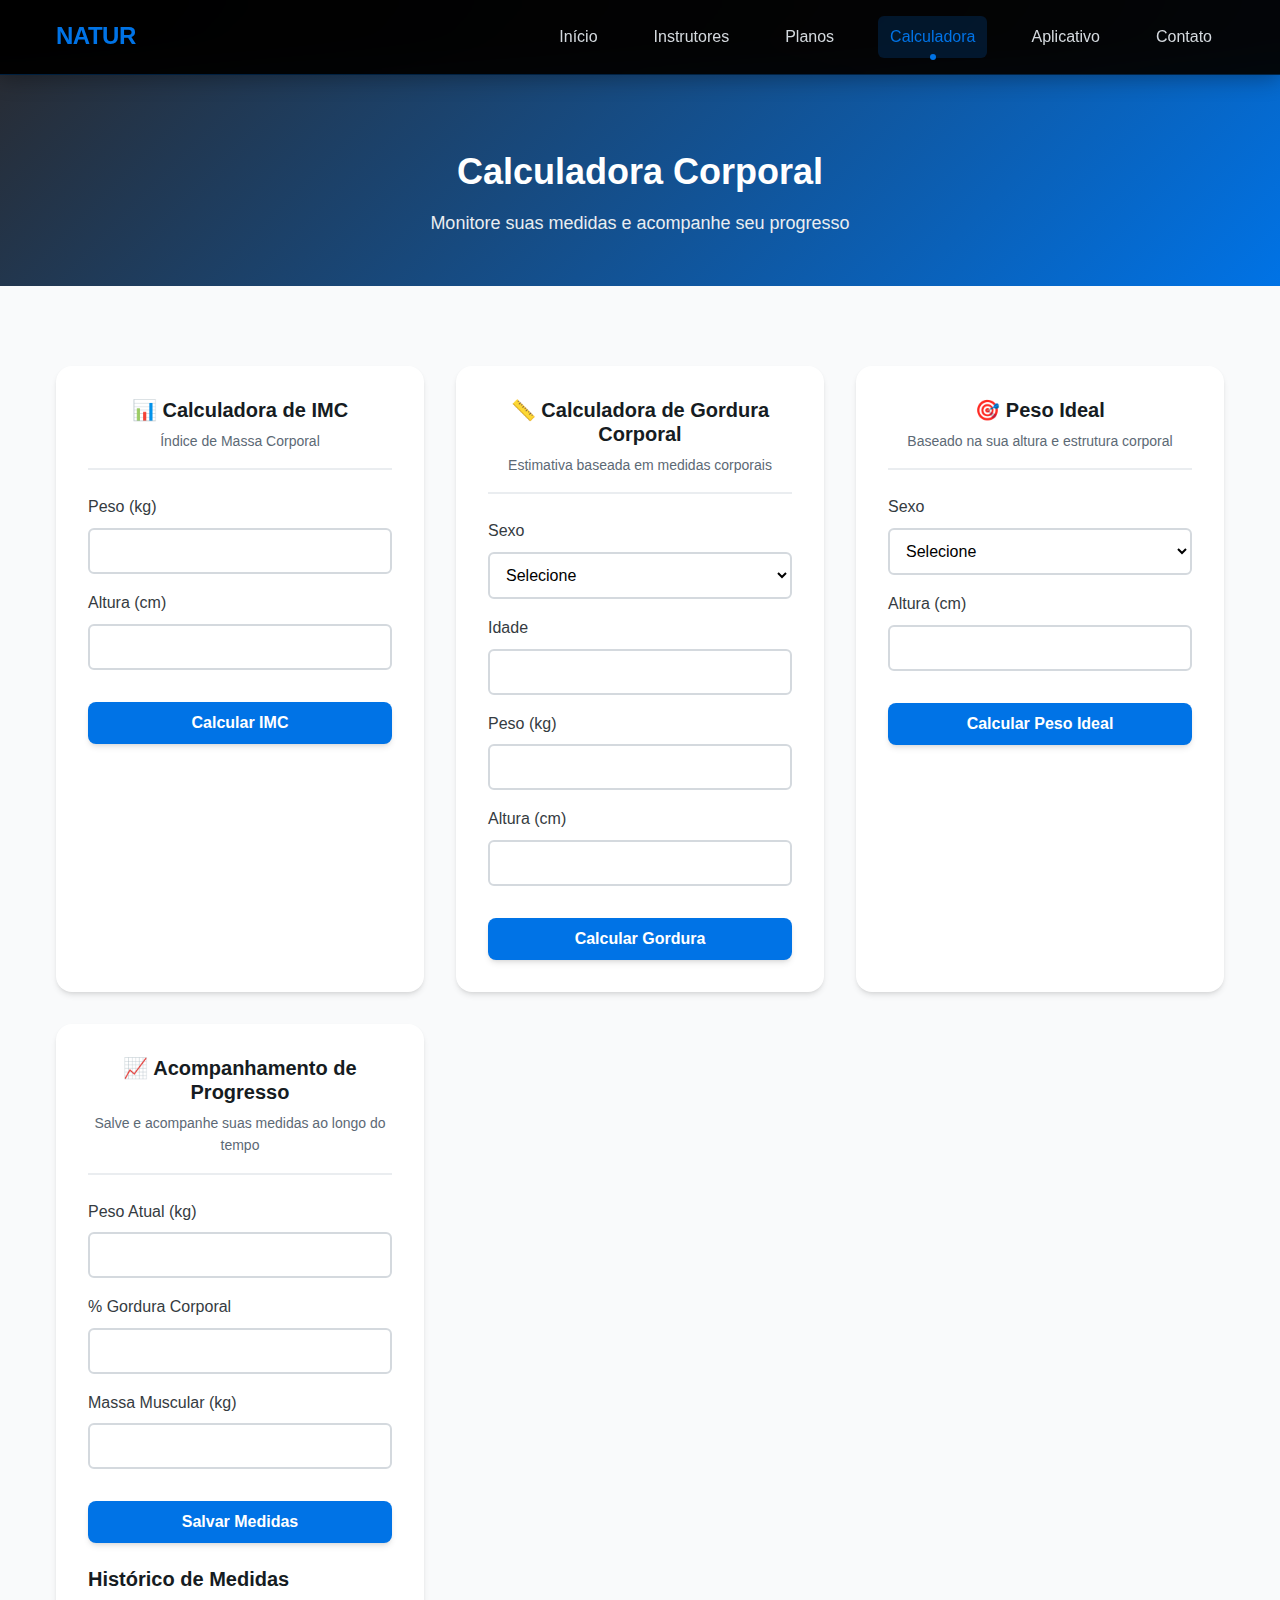
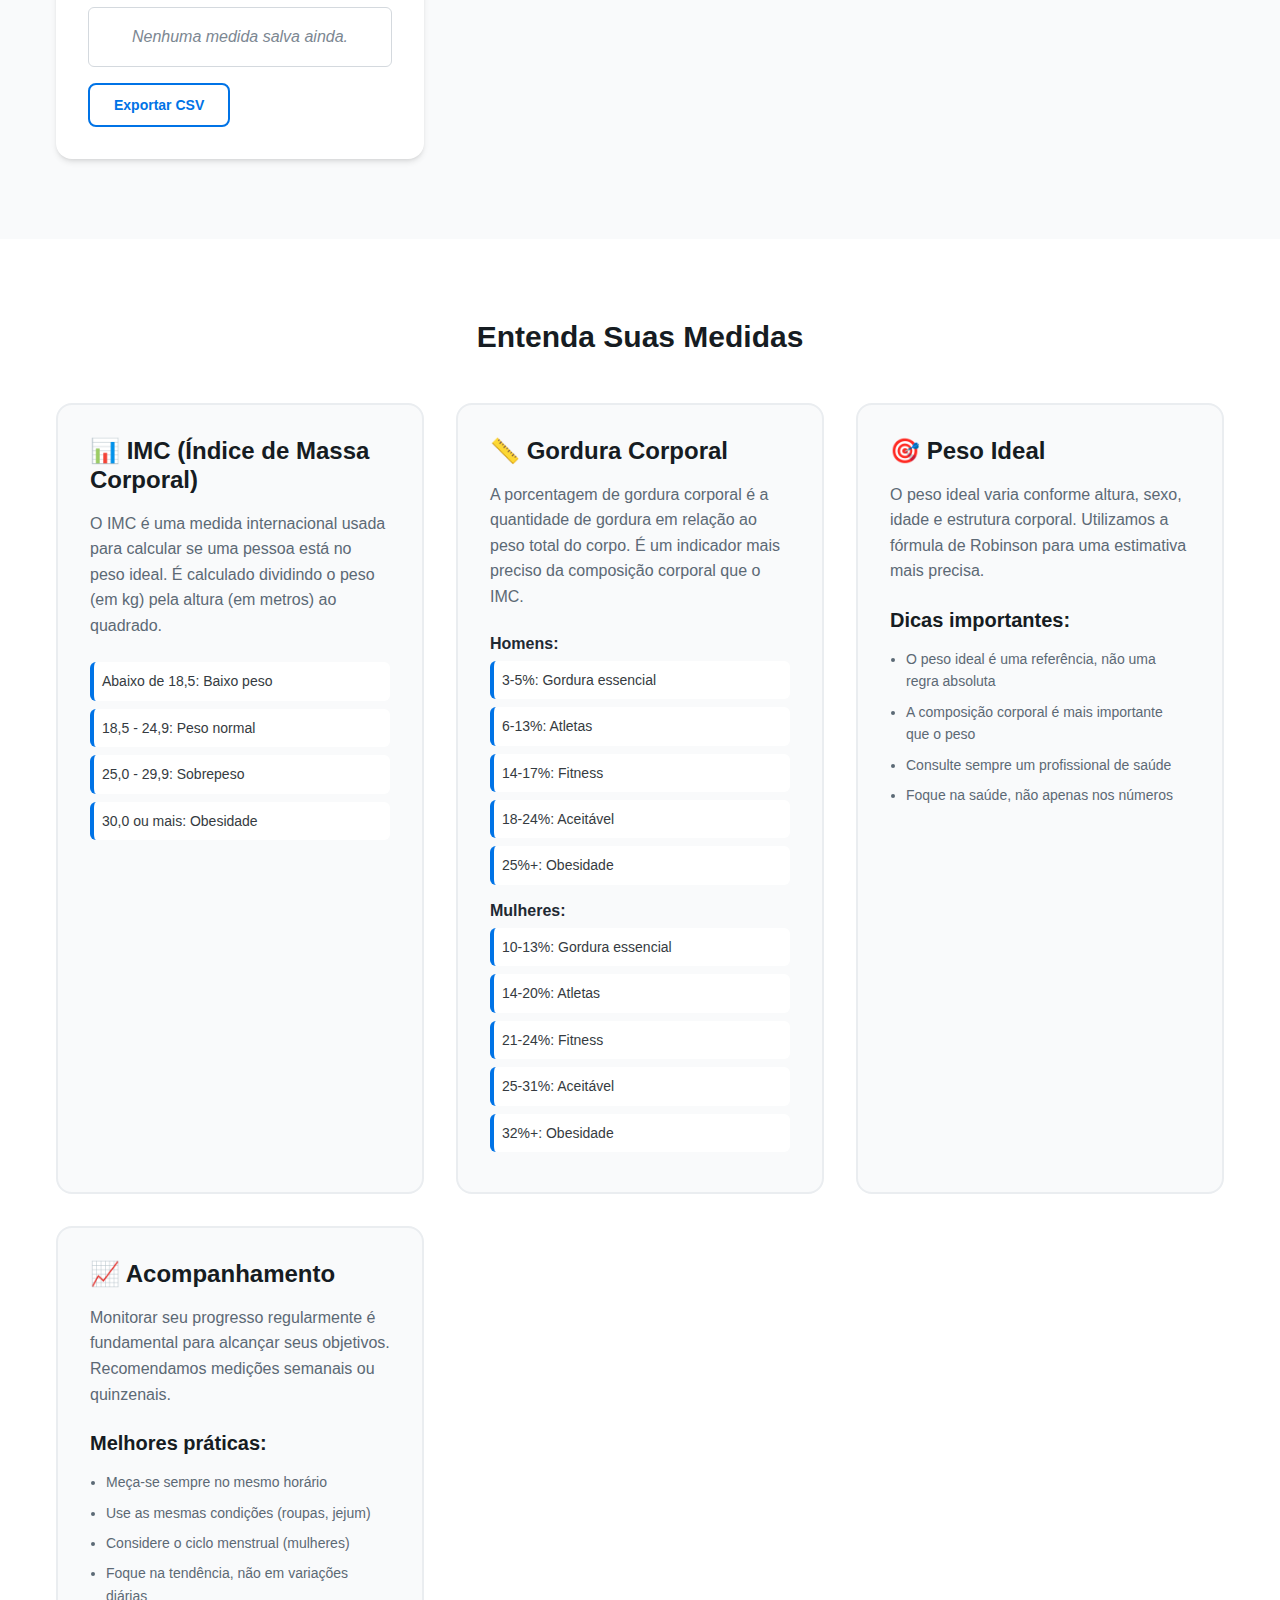
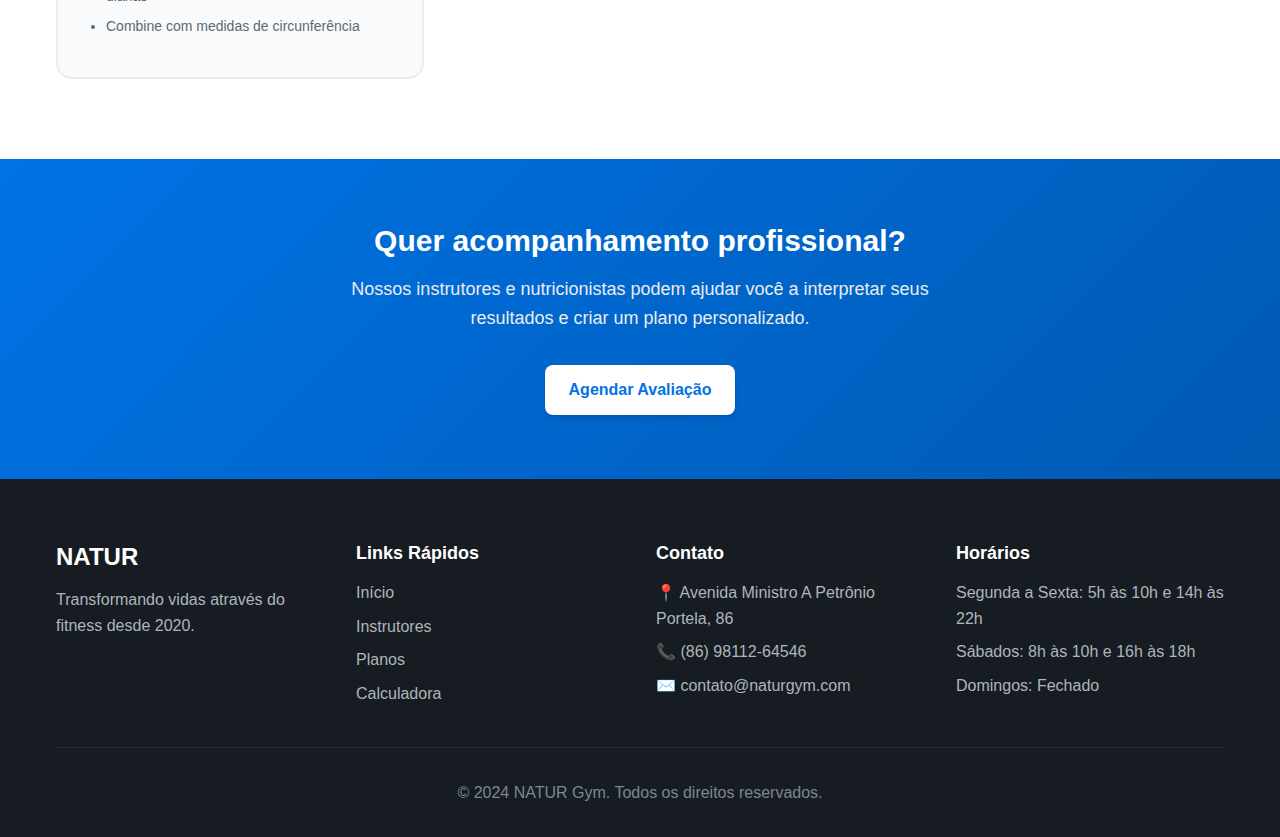
<file: calculator.html>
<!DOCTYPE html>
<html lang="pt-BR">
<head>
    <meta charset="UTF-8">
    <meta name="viewport" content="width=device-width, initial-scale=1.0">
    <title>Calculadora Corporal - Natur Gym</title>
    <link rel="stylesheet" href="css/styles.css">
</head>
<body>
    <!-- Navigation -->
    <nav class="navbar">
        <div class="nav-container">
            <div class="nav-logo">
                <h2>NATUR</h2>
            </div>
            <div class="nav-menu" id="nav-menu">
                <a href="index.html" class="nav-link">Início</a>
                <a href="trainers.html" class="nav-link">Instrutores</a>
                <a href="membership.html" class="nav-link">Planos</a>
                <a href="calculator.html" class="nav-link active">Calculadora</a>
                <a href="index.html#app-download" class="nav-link">Aplicativo</a>
                <a href="contact.html" class="nav-link">Contato</a>
            </div>
            <div class="nav-toggle" id="nav-toggle">
                <span class="bar"></span>
                <span class="bar"></span>
                <span class="bar"></span>
            </div>
        </div>
    </nav>

    <!-- Page Header -->
    <section class="page-header">
        <div class="container">
            <h1>Calculadora Corporal</h1>
            <p>Monitore suas medidas e acompanhe seu progresso</p>
        </div>
    </section>

    <!-- Calculator Section -->
    <section class="calculator-section">
        <div class="container">
            <div class="calculator-grid">
                <!-- IMC Calculator -->
                <div class="calculator-card">
                    <div class="calculator-header">
                        <h2>📊 Calculadora de IMC</h2>
                        <p>Índice de Massa Corporal</p>
                    </div>
                    <form class="calculator-form" id="imcForm">
                        <div class="form-group">
                            <label for="weight">Peso (kg)</label>
                            <input type="number" id="weight" step="0.1" min="30" max="300" required>
                        </div>
                        <div class="form-group">
                            <label for="height">Altura (cm)</label>
                            <input type="number" id="height" min="140" max="220" required>
                        </div>
                        <button type="submit" class="btn btn-primary">Calcular IMC</button>
                    </form>
                    <div class="result-container" id="imcResult" style="display: none;">
                        <div class="result-value" id="imcValue"></div>
                        <div class="result-classification" id="imcClassification"></div>
                        <div class="result-description" id="imcDescription"></div>
                    </div>
                </div>

                <!-- Body Fat Calculator -->
                <div class="calculator-card">
                    <div class="calculator-header">
                        <h2>📏 Calculadora de Gordura Corporal</h2>
                        <p>Estimativa baseada em medidas corporais</p>
                    </div>
                    <form class="calculator-form" id="bodyFatForm">
                        <div class="form-group">
                            <label for="gender">Sexo</label>
                            <select id="gender" required>
                                <option value="">Selecione</option>
                                <option value="male">Masculino</option>
                                <option value="female">Feminino</option>
                            </select>
                        </div>
                        <div class="form-group">
                            <label for="age">Idade</label>
                            <input type="number" id="age" min="15" max="80" required>
                        </div>
                        <div class="form-group">
                            <label for="weightBf">Peso (kg)</label>
                            <input type="number" id="weightBf" step="0.1" min="30" max="300" required>
                        </div>
                        <div class="form-group">
                            <label for="heightBf">Altura (cm)</label>
                            <input type="number" id="heightBf" min="140" max="220" required>
                        </div>
                        <button type="submit" class="btn btn-primary">Calcular Gordura</button>
                    </form>
                    <div class="result-container" id="bodyFatResult" style="display: none;">
                        <div class="result-value" id="bodyFatValue"></div>
                        <div class="result-classification" id="bodyFatClassification"></div>
                        <div class="result-description" id="bodyFatDescription"></div>
                    </div>
                </div>

                <!-- Ideal Weight Calculator -->
                <div class="calculator-card">
                    <div class="calculator-header">
                        <h2>🎯 Peso Ideal</h2>
                        <p>Baseado na sua altura e estrutura corporal</p>
                    </div>
                    <form class="calculator-form" id="idealWeightForm">
                        <div class="form-group">
                            <label for="genderIdeal">Sexo</label>
                            <select id="genderIdeal" required>
                                <option value="">Selecione</option>
                                <option value="male">Masculino</option>
                                <option value="female">Feminino</option>
                            </select>
                        </div>
                        <div class="form-group">
                            <label for="heightIdeal">Altura (cm)</label>
                            <input type="number" id="heightIdeal" min="140" max="220" required>
                        </div>
                        <button type="submit" class="btn btn-primary">Calcular Peso Ideal</button>
                    </form>
                    <div class="result-container" id="idealWeightResult" style="display: none;">
                        <div class="result-value" id="idealWeightValue"></div>
                        <div class="result-description" id="idealWeightDescription"></div>
                    </div>
                </div>

                <!-- Progress Tracker -->
                <div class="calculator-card">
                    <div class="calculator-header">
                        <h2>📈 Acompanhamento de Progresso</h2>
                        <p>Salve e acompanhe suas medidas ao longo do tempo</p>
                    </div>
                    <form class="calculator-form" id="progressForm">
                        <div class="form-group">
                            <label for="progressWeight">Peso Atual (kg)</label>
                            <input type="number" id="progressWeight" step="0.1" min="30" max="300" required>
                        </div>
                        <div class="form-group">
                            <label for="progressBodyFat">% Gordura Corporal</label>
                            <input type="number" id="progressBodyFat" step="0.1" min="3" max="50">
                        </div>
                        <div class="form-group">
                            <label for="progressMuscle">Massa Muscular (kg)</label>
                            <input type="number" id="progressMuscle" step="0.1" min="20" max="100">
                        </div>
                        <button type="submit" class="btn btn-primary">Salvar Medidas</button>
                    </form>
                    <div class="progress-history" id="progressHistory">
                        <h4>Histórico de Medidas</h4>
                        <div class="progress-list" id="progressList">
                            <p class="no-data">Nenhuma medida salva ainda.</p>
                        </div>
                    </div>
                </div>
            </div>
        </div>
    </section>

    <!-- Educational Section -->
    <section class="educational-section">
        <div class="container">
            <h2 class="section-title">Entenda Suas Medidas</h2>
            <div class="educational-grid">
                <div class="educational-card">
                    <h3>📊 IMC (Índice de Massa Corporal)</h3>
                    <p>O IMC é uma medida internacional usada para calcular se uma pessoa está no peso ideal. É calculado dividindo o peso (em kg) pela altura (em metros) ao quadrado.</p>
                    <div class="imc-ranges">
                        <div class="range">Abaixo de 18,5: Baixo peso</div>
                        <div class="range">18,5 - 24,9: Peso normal</div>
                        <div class="range">25,0 - 29,9: Sobrepeso</div>
                        <div class="range">30,0 ou mais: Obesidade</div>
                    </div>
                </div>
                
                <div class="educational-card">
                    <h3>📏 Gordura Corporal</h3>
                    <p>A porcentagem de gordura corporal é a quantidade de gordura em relação ao peso total do corpo. É um indicador mais preciso da composição corporal que o IMC.</p>
                    <div class="bodyfat-ranges">
                        <h4>Homens:</h4>
                        <div class="range">3-5%: Gordura essencial</div>
                        <div class="range">6-13%: Atletas</div>
                        <div class="range">14-17%: Fitness</div>
                        <div class="range">18-24%: Aceitável</div>
                        <div class="range">25%+: Obesidade</div>
                        
                        <h4>Mulheres:</h4>
                        <div class="range">10-13%: Gordura essencial</div>
                        <div class="range">14-20%: Atletas</div>
                        <div class="range">21-24%: Fitness</div>
                        <div class="range">25-31%: Aceitável</div>
                        <div class="range">32%+: Obesidade</div>
                    </div>
                </div>
                
                <div class="educational-card">
                    <h3>🎯 Peso Ideal</h3>
                    <p>O peso ideal varia conforme altura, sexo, idade e estrutura corporal. Utilizamos a fórmula de Robinson para uma estimativa mais precisa.</p>
                    <div class="tips">
                        <h4>Dicas importantes:</h4>
                        <ul>
                            <li>O peso ideal é uma referência, não uma regra absoluta</li>
                            <li>A composição corporal é mais importante que o peso</li>
                            <li>Consulte sempre um profissional de saúde</li>
                            <li>Foque na saúde, não apenas nos números</li>
                        </ul>
                    </div>
                </div>
                
                <div class="educational-card">
                    <h3>📈 Acompanhamento</h3>
                    <p>Monitorar seu progresso regularmente é fundamental para alcançar seus objetivos. Recomendamos medições semanais ou quinzenais.</p>
                    <div class="tracking-tips">
                        <h4>Melhores práticas:</h4>
                        <ul>
                            <li>Meça-se sempre no mesmo horário</li>
                            <li>Use as mesmas condições (roupas, jejum)</li>
                            <li>Considere o ciclo menstrual (mulheres)</li>
                            <li>Foque na tendência, não em variações diárias</li>
                            <li>Combine com medidas de circunferência</li>
                        </ul>
                    </div>
                </div>
            </div>
        </div>
    </section>

    <!-- CTA Section -->
    <section class="cta">
        <div class="container">
            <div class="cta-content">
                <h2>Quer acompanhamento profissional?</h2>
                <p>Nossos instrutores e nutricionistas podem ajudar você a interpretar seus resultados e criar um plano personalizado.</p>
                <a href="contact.html" class="btn btn-primary">Agendar Avaliação</a>
            </div>
        </div>
    </section>

    <!-- Footer -->
    <footer class="footer">
        <div class="container">
            <div class="footer-content">
                <div class="footer-section">
                    <h3>NATUR</h3>
                    <p>Transformando vidas através do fitness desde 2020.</p>
                </div>
                <div class="footer-section">
                    <h4>Links Rápidos</h4>
                    <ul>
                        <li><a href="index.html">Início</a></li>
                        <li><a href="trainers.html">Instrutores</a></li>
                        <li><a href="membership.html">Planos</a></li>
                        <li><a href="calculator.html">Calculadora</a></li>
                    </ul>
                </div>
                <div class="footer-section">
                    <h4>Contato</h4>
                    <p>📍 Avenida Ministro A Petrônio Portela, 86</p>
                    <p>📞 (86) 98112-64546</p>
                    <p>✉️ contato@naturgym.com</p>
                </div>
                <div class="footer-section">
                    <h4>Horários</h4>
                    <p>Segunda a Sexta: 5h às 10h e 14h às 22h</p>
                    <p>Sábados: 8h às 10h e 16h às 18h</p>
                    <p>Domingos: Fechado</p>
                </div>
            </div>
            <div class="footer-bottom">
                <p>&copy; 2024 NATUR Gym. Todos os direitos reservados.</p>
            </div>
        </div>
    </footer>

    <script src="js/navigation.js"></script>
    <script src="js/calculator.js"></script>
</body>
</html>
</file>
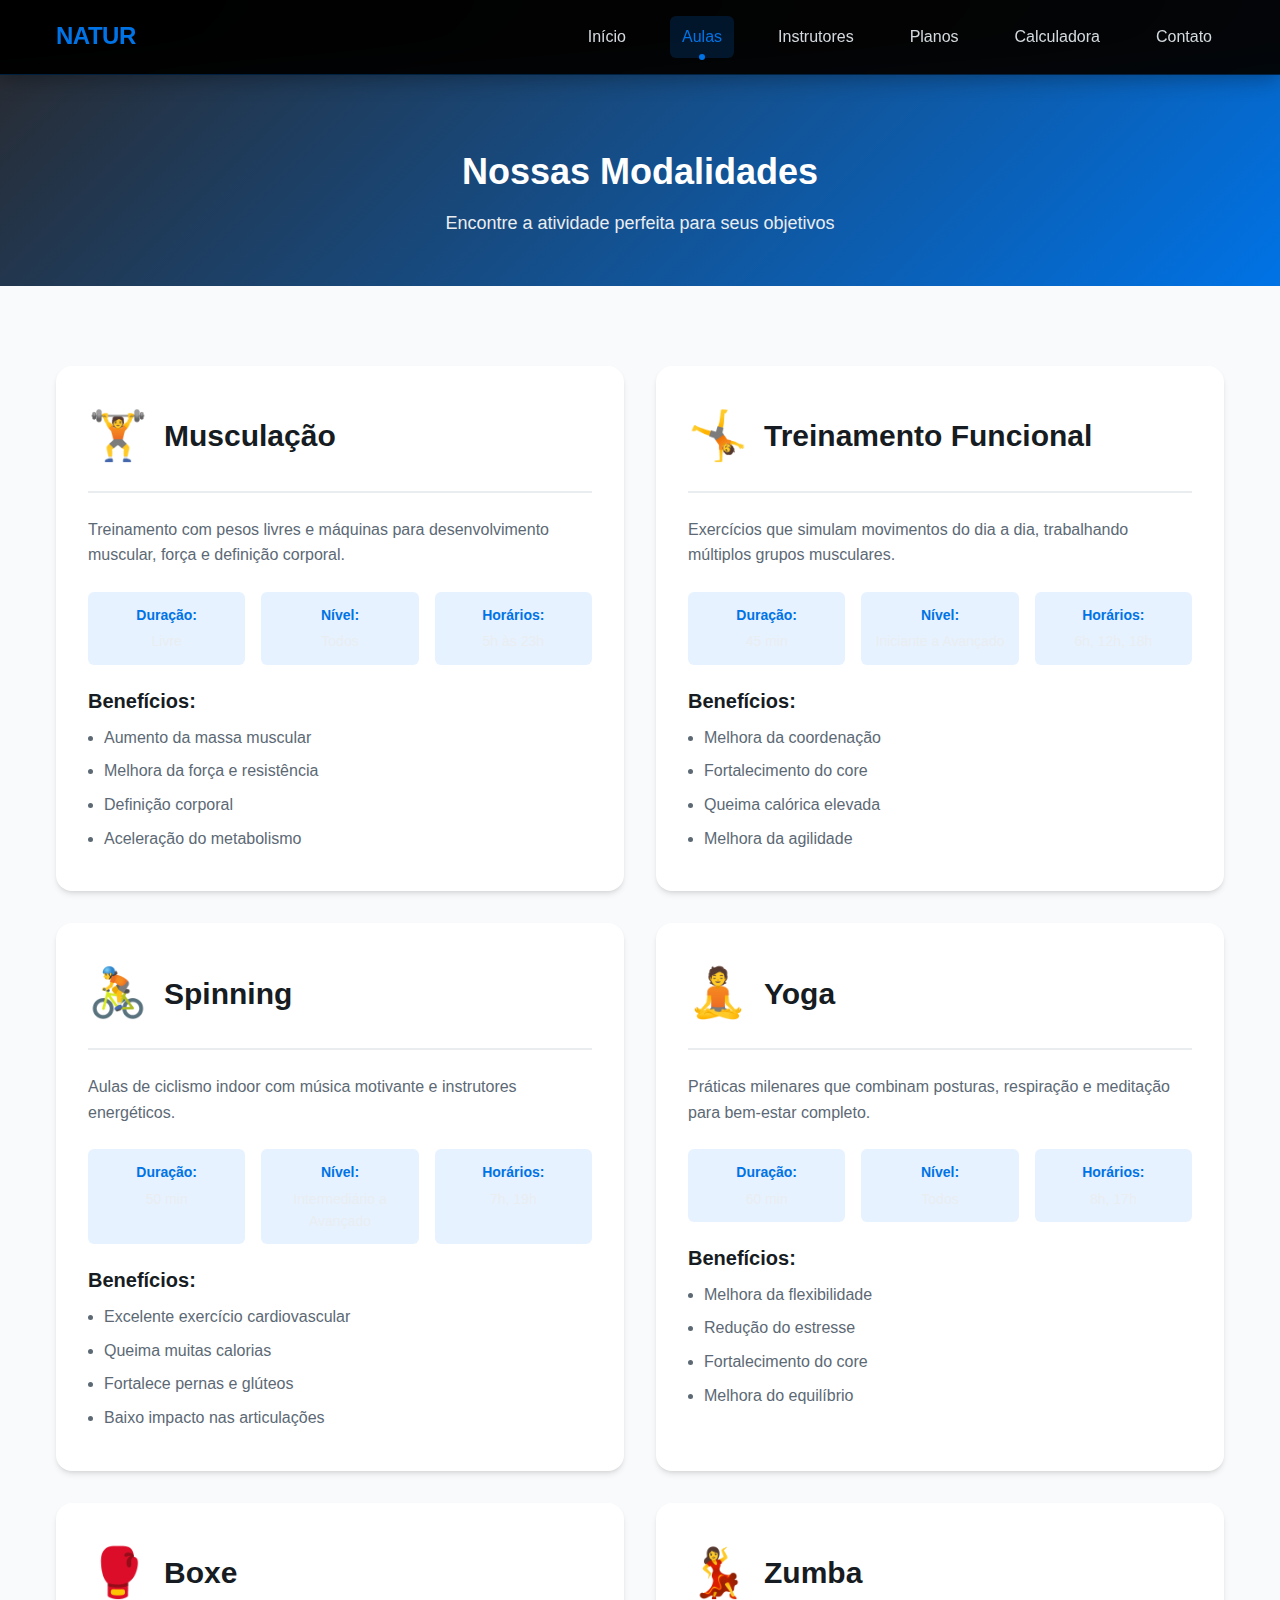
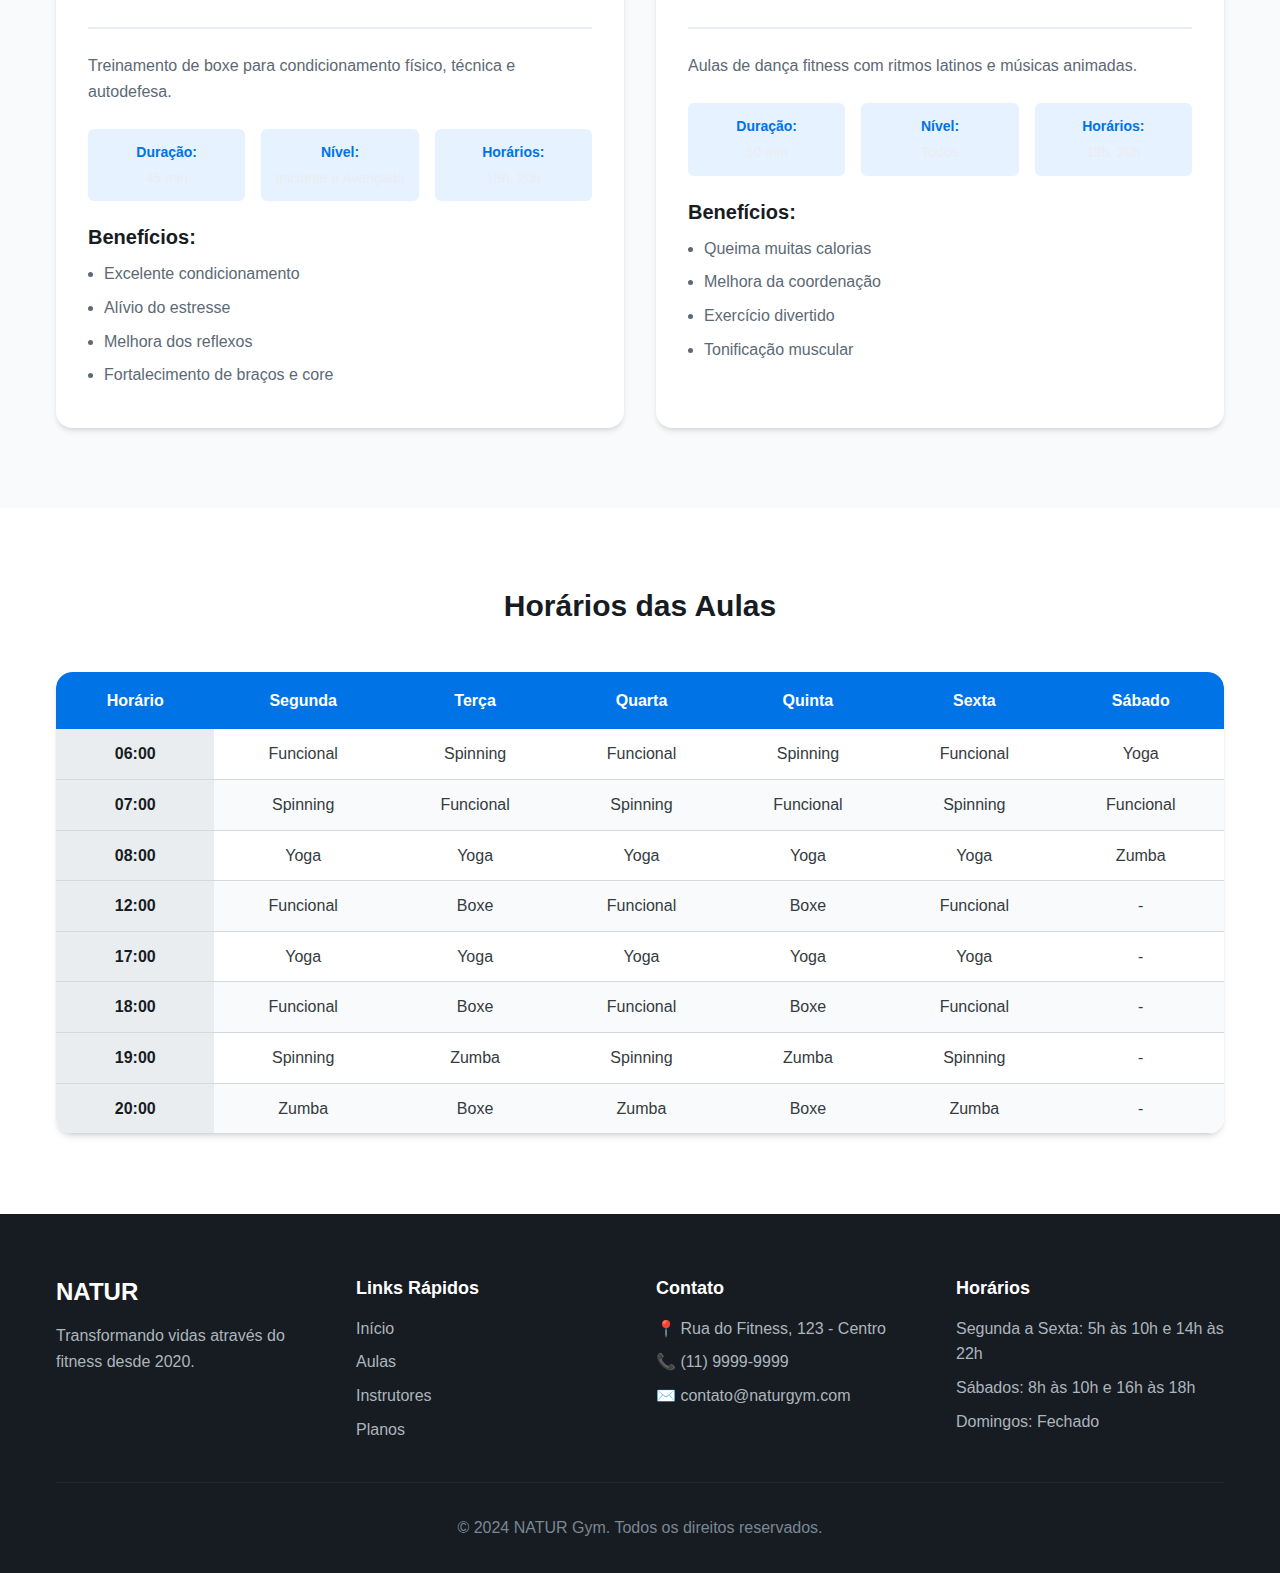
<file: classes.html>
<!DOCTYPE html>
<html lang="pt-BR">
<head>
    <meta charset="UTF-8">
    <meta name="viewport" content="width=device-width, initial-scale=1.0">
    <title>Aulas - Natur Gym</title>
    <link rel="stylesheet" href="css/styles.css">
</head>
<body>
    <!-- Navigation -->
    <nav class="navbar">
        <div class="nav-container">
            <div class="nav-logo">
                <h2>NATUR</h2>
            </div>
            <div class="nav-menu" id="nav-menu">
                <a href="index.html" class="nav-link">Início</a>
                <a href="classes.html" class="nav-link active">Aulas</a>
                <a href="trainers.html" class="nav-link">Instrutores</a>
                <a href="membership.html" class="nav-link">Planos</a>
                <a href="calculator.html" class="nav-link">Calculadora</a>
                <a href="contact.html" class="nav-link">Contato</a>
            </div>
            <div class="nav-toggle" id="nav-toggle">
                <span class="bar"></span>
                <span class="bar"></span>
                <span class="bar"></span>
            </div>
        </div>
    </nav>

    <!-- Page Header -->
    <section class="page-header">
        <div class="container">
            <h1>Nossas Modalidades</h1>
            <p>Encontre a atividade perfeita para seus objetivos</p>
        </div>
    </section>

    <!-- Classes Grid -->
    <section class="classes-section">
        <div class="container">
            <div class="classes-detailed-grid">
                <div class="class-detailed-card">
                    <div class="class-header">
                        <div class="class-icon-large">🏋️</div>
                        <h2>Musculação</h2>
                    </div>
                    <div class="class-details">
                        <p>Treinamento com pesos livres e máquinas para desenvolvimento muscular, força e definição corporal.</p>
                        <div class="class-info">
                            <div class="info-item">
                                <strong>Duração:</strong> Livre
                            </div>
                            <div class="info-item">
                                <strong>Nível:</strong> Todos
                            </div>
                            <div class="info-item">
                                <strong>Horários:</strong> 5h às 23h
                            </div>
                        </div>
                        <div class="class-benefits">
                            <h4>Benefícios:</h4>
                            <ul>
                                <li>Aumento da massa muscular</li>
                                <li>Melhora da força e resistência</li>
                                <li>Definição corporal</li>
                                <li>Aceleração do metabolismo</li>
                            </ul>
                        </div>
                    </div>
                </div>

                <div class="class-detailed-card">
                    <div class="class-header">
                        <div class="class-icon-large">🤸</div>
                        <h2>Treinamento Funcional</h2>
                    </div>
                    <div class="class-details">
                        <p>Exercícios que simulam movimentos do dia a dia, trabalhando múltiplos grupos musculares.</p>
                        <div class="class-info">
                            <div class="info-item">
                                <strong>Duração:</strong> 45 min
                            </div>
                            <div class="info-item">
                                <strong>Nível:</strong> Iniciante a Avançado
                            </div>
                            <div class="info-item">
                                <strong>Horários:</strong> 6h, 12h, 18h
                            </div>
                        </div>
                        <div class="class-benefits">
                            <h4>Benefícios:</h4>
                            <ul>
                                <li>Melhora da coordenação</li>
                                <li>Fortalecimento do core</li>
                                <li>Queima calórica elevada</li>
                                <li>Melhora da agilidade</li>
                            </ul>
                        </div>
                    </div>
                </div>

                <div class="class-detailed-card">
                    <div class="class-header">
                        <div class="class-icon-large">🚴</div>
                        <h2>Spinning</h2>
                    </div>
                    <div class="class-details">
                        <p>Aulas de ciclismo indoor com música motivante e instrutores energéticos.</p>
                        <div class="class-info">
                            <div class="info-item">
                                <strong>Duração:</strong> 50 min
                            </div>
                            <div class="info-item">
                                <strong>Nível:</strong> Intermediário a Avançado
                            </div>
                            <div class="info-item">
                                <strong>Horários:</strong> 7h, 19h
                            </div>
                        </div>
                        <div class="class-benefits">
                            <h4>Benefícios:</h4>
                            <ul>
                                <li>Excelente exercício cardiovascular</li>
                                <li>Queima muitas calorias</li>
                                <li>Fortalece pernas e glúteos</li>
                                <li>Baixo impacto nas articulações</li>
                            </ul>
                        </div>
                    </div>
                </div>

                <div class="class-detailed-card">
                    <div class="class-header">
                        <div class="class-icon-large">🧘</div>
                        <h2>Yoga</h2>
                    </div>
                    <div class="class-details">
                        <p>Práticas milenares que combinam posturas, respiração e meditação para bem-estar completo.</p>
                        <div class="class-info">
                            <div class="info-item">
                                <strong>Duração:</strong> 60 min
                            </div>
                            <div class="info-item">
                                <strong>Nível:</strong> Todos
                            </div>
                            <div class="info-item">
                                <strong>Horários:</strong> 8h, 17h
                            </div>
                        </div>
                        <div class="class-benefits">
                            <h4>Benefícios:</h4>
                            <ul>
                                <li>Melhora da flexibilidade</li>
                                <li>Redução do estresse</li>
                                <li>Fortalecimento do core</li>
                                <li>Melhora do equilíbrio</li>
                            </ul>
                        </div>
                    </div>
                </div>

                <div class="class-detailed-card">
                    <div class="class-header">
                        <div class="class-icon-large">🥊</div>
                        <h2>Boxe</h2>
                    </div>
                    <div class="class-details">
                        <p>Treinamento de boxe para condicionamento físico, técnica e autodefesa.</p>
                        <div class="class-info">
                            <div class="info-item">
                                <strong>Duração:</strong> 45 min
                            </div>
                            <div class="info-item">
                                <strong>Nível:</strong> Iniciante a Avançado
                            </div>
                            <div class="info-item">
                                <strong>Horários:</strong> 18h, 20h
                            </div>
                        </div>
                        <div class="class-benefits">
                            <h4>Benefícios:</h4>
                            <ul>
                                <li>Excelente condicionamento</li>
                                <li>Alívio do estresse</li>
                                <li>Melhora dos reflexos</li>
                                <li>Fortalecimento de braços e core</li>
                            </ul>
                        </div>
                    </div>
                </div>

                <div class="class-detailed-card">
                    <div class="class-header">
                        <div class="class-icon-large">💃</div>
                        <h2>Zumba</h2>
                    </div>
                    <div class="class-details">
                        <p>Aulas de dança fitness com ritmos latinos e músicas animadas.</p>
                        <div class="class-info">
                            <div class="info-item">
                                <strong>Duração:</strong> 50 min
                            </div>
                            <div class="info-item">
                                <strong>Nível:</strong> Todos
                            </div>
                            <div class="info-item">
                                <strong>Horários:</strong> 19h, 20h
                            </div>
                        </div>
                        <div class="class-benefits">
                            <h4>Benefícios:</h4>
                            <ul>
                                <li>Queima muitas calorias</li>
                                <li>Melhora da coordenação</li>
                                <li>Exercício divertido</li>
                                <li>Tonificação muscular</li>
                            </ul>
                        </div>
                    </div>
                </div>
            </div>
        </div>
    </section>

    <!-- Schedule Section -->
    <section class="schedule-section">
        <div class="container">
            <h2 class="section-title">Horários das Aulas</h2>
            <div class="schedule-table-container">
                <table class="schedule-table">
                    <thead>
                        <tr>
                            <th>Horário</th>
                            <th>Segunda</th>
                            <th>Terça</th>
                            <th>Quarta</th>
                            <th>Quinta</th>
                            <th>Sexta</th>
                            <th>Sábado</th>
                        </tr>
                    </thead>
                    <tbody>
                        <tr>
                            <td>06:00</td>
                            <td>Funcional</td>
                            <td>Spinning</td>
                            <td>Funcional</td>
                            <td>Spinning</td>
                            <td>Funcional</td>
                            <td>Yoga</td>
                        </tr>
                        <tr>
                            <td>07:00</td>
                            <td>Spinning</td>
                            <td>Funcional</td>
                            <td>Spinning</td>
                            <td>Funcional</td>
                            <td>Spinning</td>
                            <td>Funcional</td>
                        </tr>
                        <tr>
                            <td>08:00</td>
                            <td>Yoga</td>
                            <td>Yoga</td>
                            <td>Yoga</td>
                            <td>Yoga</td>
                            <td>Yoga</td>
                            <td>Zumba</td>
                        </tr>
                        <tr>
                            <td>12:00</td>
                            <td>Funcional</td>
                            <td>Boxe</td>
                            <td>Funcional</td>
                            <td>Boxe</td>
                            <td>Funcional</td>
                            <td>-</td>
                        </tr>
                        <tr>
                            <td>17:00</td>
                            <td>Yoga</td>
                            <td>Yoga</td>
                            <td>Yoga</td>
                            <td>Yoga</td>
                            <td>Yoga</td>
                            <td>-</td>
                        </tr>
                        <tr>
                            <td>18:00</td>
                            <td>Funcional</td>
                            <td>Boxe</td>
                            <td>Funcional</td>
                            <td>Boxe</td>
                            <td>Funcional</td>
                            <td>-</td>
                        </tr>
                        <tr>
                            <td>19:00</td>
                            <td>Spinning</td>
                            <td>Zumba</td>
                            <td>Spinning</td>
                            <td>Zumba</td>
                            <td>Spinning</td>
                            <td>-</td>
                        </tr>
                        <tr>
                            <td>20:00</td>
                            <td>Zumba</td>
                            <td>Boxe</td>
                            <td>Zumba</td>
                            <td>Boxe</td>
                            <td>Zumba</td>
                            <td>-</td>
                        </tr>
                    </tbody>
                </table>
            </div>
        </div>
    </section>

    <!-- Footer -->
    <footer class="footer">
        <div class="container">
            <div class="footer-content">
                <div class="footer-section">
                    <h3>NATUR</h3>
                    <p>Transformando vidas através do fitness desde 2020.</p>
                </div>
                <div class="footer-section">
                    <h4>Links Rápidos</h4>
                    <ul>
                        <li><a href="index.html">Início</a></li>
                        <li><a href="classes.html">Aulas</a></li>
                        <li><a href="trainers.html">Instrutores</a></li>
                        <li><a href="membership.html">Planos</a></li>
                    </ul>
                </div>
                <div class="footer-section">
                    <h4>Contato</h4>
                    <p>📍 Rua do Fitness, 123 - Centro</p>
                    <p>📞 (11) 9999-9999</p>
                    <p>✉️ contato@naturgym.com</p>
                </div>
                <div class="footer-section">
                    <h4>Horários</h4>
                    <p>Segunda a Sexta: 5h às 10h e 14h às 22h</p>
                    <p>Sábados: 8h às 10h e 16h às 18h</p>
                    <p>Domingos: Fechado</p>
                </div>
            </div>
            <div class="footer-bottom">
                <p>&copy; 2024 NATUR Gym. Todos os direitos reservados.</p>
            </div>
        </div>
    </footer>

    <script src="js/navigation.js"></script>
</body>
</html>
</file>
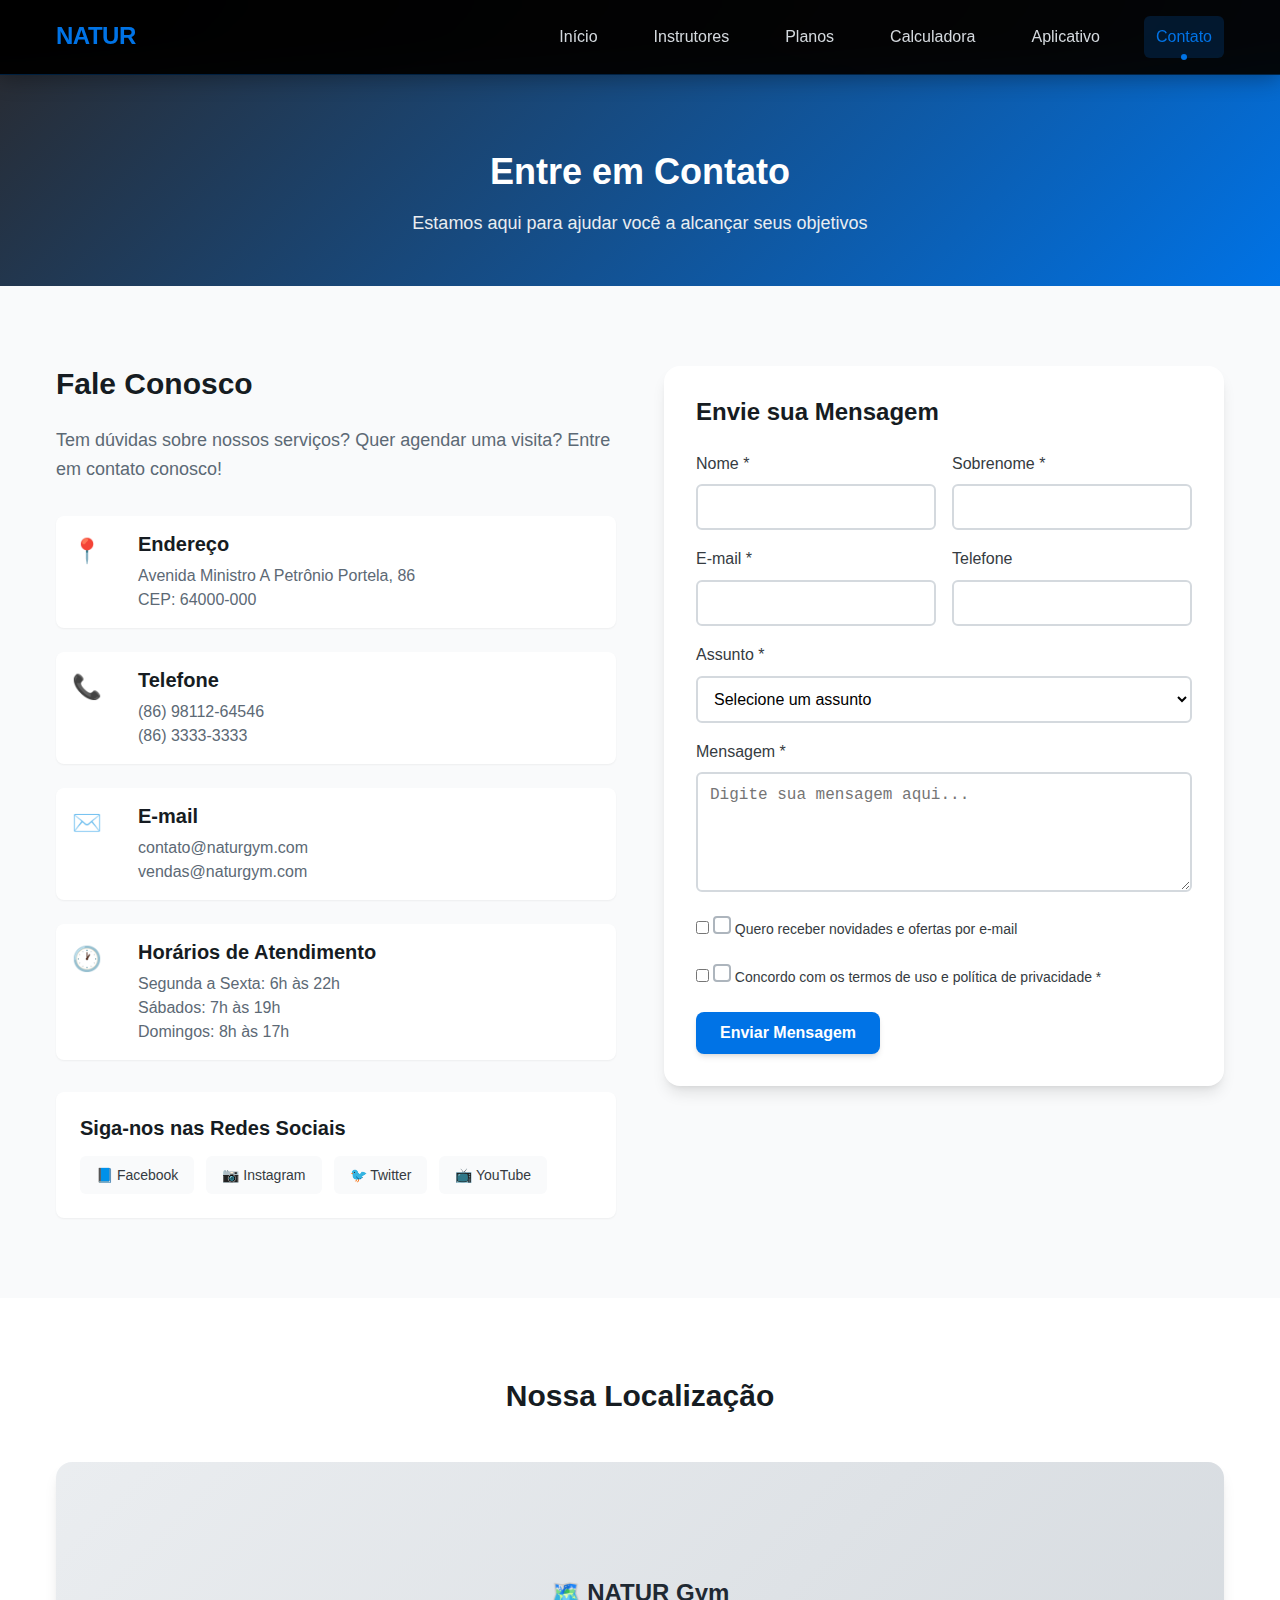
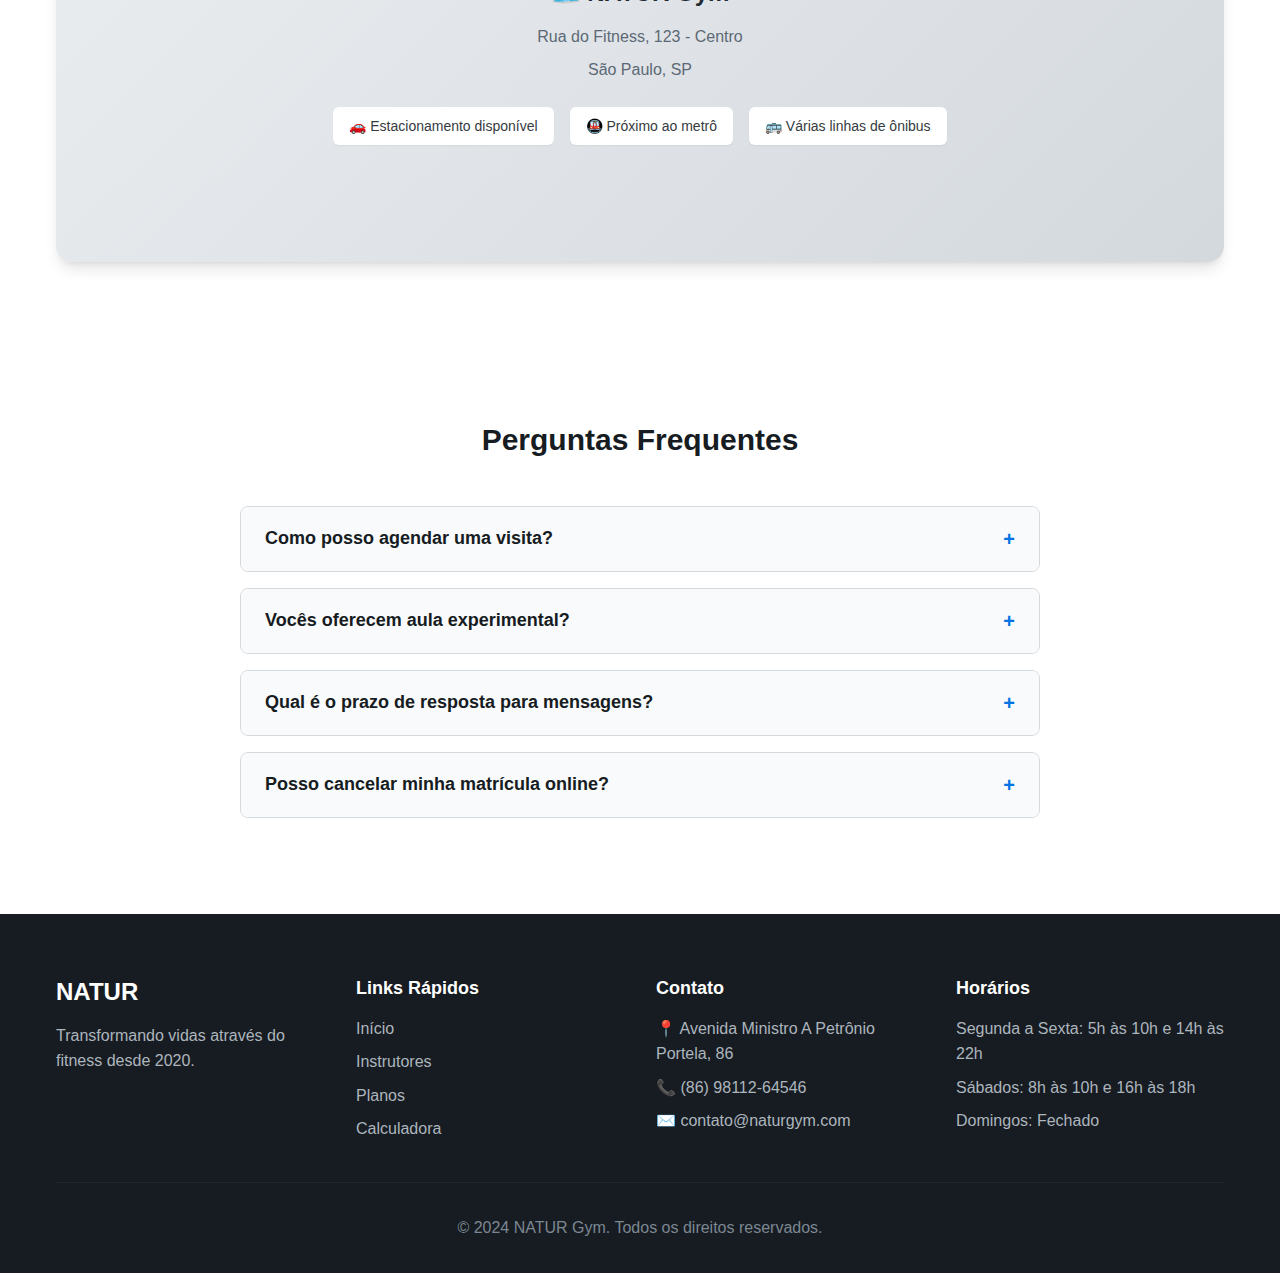
<file: contact.html>
<!DOCTYPE html>
<html lang="pt-BR">
<head>
    <meta charset="UTF-8">
    <meta name="viewport" content="width=device-width, initial-scale=1.0">
    <title>Contato - Natur Gym</title>
    <link rel="stylesheet" href="css/styles.css">
</head>
<body>
    <!-- Navigation -->
    <nav class="navbar">
        <div class="nav-container">
            <div class="nav-logo">
                <h2>NATUR</h2>
            </div>
            <div class="nav-menu" id="nav-menu">
                <a href="index.html" class="nav-link">Início</a>
                <a href="trainers.html" class="nav-link">Instrutores</a>
                <a href="membership.html" class="nav-link">Planos</a>
                <a href="calculator.html" class="nav-link">Calculadora</a>
                <a href="index.html#app-download" class="nav-link">Aplicativo</a>
                <a href="contact.html" class="nav-link active">Contato</a>
            </div>
            <div class="nav-toggle" id="nav-toggle">
                <span class="bar"></span>
                <span class="bar"></span>
                <span class="bar"></span>
            </div>
        </div>
    </nav>

    <!-- Page Header -->
    <section class="page-header">
        <div class="container">
            <h1>Entre em Contato</h1>
            <p>Estamos aqui para ajudar você a alcançar seus objetivos</p>
        </div>
    </section>

    <!-- Contact Section -->
    <section class="contact-section">
        <div class="container">
            <div class="contact-grid">
                <div class="contact-info">
                    <h2>Fale Conosco</h2>
                    <p>Tem dúvidas sobre nossos serviços? Quer agendar uma visita? Entre em contato conosco!</p>
                    
                    <div class="contact-methods">
                        <div class="contact-method">
                            <div class="contact-icon">📍</div>
                            <div class="contact-details">
                                <h4>Endereço</h4>
                                <p>Avenida Ministro A Petrônio Portela, 86<br>CEP: 64000-000</p>
                            </div>
                        </div>
                        
                        <div class="contact-method">
                            <div class="contact-icon">📞</div>
                            <div class="contact-details">
                                <h4>Telefone</h4>
                                <p>(86) 98112-64546<br>(86) 3333-3333</p>
                            </div>
                        </div>
                        
                        <div class="contact-method">
                            <div class="contact-icon">✉️</div>
                            <div class="contact-details">
                                <h4>E-mail</h4>
                                <p>contato@naturgym.com<br>vendas@naturgym.com</p>
                            </div>
                        </div>
                        
                        <div class="contact-method">
                            <div class="contact-icon">🕐</div>
                            <div class="contact-details">
                                <h4>Horários de Atendimento</h4>
                                <p>Segunda a Sexta: 6h às 22h<br>Sábados: 7h às 19h<br>Domingos: 8h às 17h</p>
                            </div>
                        </div>
                    </div>
                    
                    <div class="social-media">
                        <h4>Siga-nos nas Redes Sociais</h4>
                        <div class="social-links">
                            <a href="#" class="social-link">📘 Facebook</a>
                            <a href="#" class="social-link">📷 Instagram</a>
                            <a href="#" class="social-link">🐦 Twitter</a>
                            <a href="#" class="social-link">📺 YouTube</a>
                        </div>
                    </div>
                </div>
                
                <div class="contact-form-container">
                    <form class="contact-form" id="contactForm">
                        <h3>Envie sua Mensagem</h3>
                        
                        <div class="form-row">
                            <div class="form-group">
                                <label for="firstName">Nome *</label>
                                <input type="text" id="firstName" name="firstName" required>
                            </div>
                            <div class="form-group">
                                <label for="lastName">Sobrenome *</label>
                                <input type="text" id="lastName" name="lastName" required>
                            </div>
                        </div>
                        
                        <div class="form-row">
                            <div class="form-group">
                                <label for="email">E-mail *</label>
                                <input type="email" id="email" name="email" required>
                            </div>
                            <div class="form-group">
                                <label for="phone">Telefone</label>
                                <input type="tel" id="phone" name="phone">
                            </div>
                        </div>
                        
                        <div class="form-group">
                            <label for="subject">Assunto *</label>
                            <select id="subject" name="subject" required>
                                <option value="">Selecione um assunto</option>
                                <option value="informacoes">Informações sobre planos</option>
                                <option value="agendamento">Agendar visita</option>
                                <option value="aula-experimental">Aula experimental</option>
                                <option value="personal">Personal trainer</option>
                                <option value="nutricao">Acompanhamento nutricional</option>
                                <option value="cancelamento">Cancelamento</option>
                                <option value="reclamacao">Reclamação</option>
                                <option value="sugestao">Sugestão</option>
                                <option value="outros">Outros</option>
                            </select>
                        </div>
                        
                        <div class="form-group">
                            <label for="message">Mensagem *</label>
                            <textarea id="message" name="message" rows="5" required placeholder="Digite sua mensagem aqui..."></textarea>
                        </div>
                        
                        <div class="form-group checkbox-group">
                            <label class="checkbox-label">
                                <input type="checkbox" id="newsletter" name="newsletter">
                                <span class="checkmark"></span>
                                Quero receber novidades e ofertas por e-mail
                            </label>
                        </div>
                        
                        <div class="form-group checkbox-group">
                            <label class="checkbox-label">
                                <input type="checkbox" id="terms" name="terms" required>
                                <span class="checkmark"></span>
                                Concordo com os termos de uso e política de privacidade *
                            </label>
                        </div>
                        
                        <button type="submit" class="btn btn-primary">Enviar Mensagem</button>
                    </form>
                </div>
            </div>
        </div>
    </section>

    <!-- Map Section -->
    <section class="map-section">
        <div class="container">
            <h2 class="section-title">Nossa Localização</h2>
            <div class="map-container">
                <div class="map-placeholder">
                    <div class="map-content">
                        <h3>🗺️ NATUR Gym</h3>
                        <p>Rua do Fitness, 123 - Centro</p>
                        <p>São Paulo, SP</p>
                        <div class="map-features">
                            <div class="map-feature">🚗 Estacionamento disponível</div>
                            <div class="map-feature">🚇 Próximo ao metrô</div>
                            <div class="map-feature">🚌 Várias linhas de ônibus</div>
                        </div>
                    </div>
                </div>
            </div>
        </div>
    </section>

    <!-- FAQ Section -->
    <section class="faq-section">
        <div class="container">
            <h2 class="section-title">Perguntas Frequentes</h2>
            <div class="faq-grid">
                <div class="faq-item">
                    <div class="faq-question" onclick="toggleFaq(this)">
                        <h4>Como posso agendar uma visita?</h4>
                        <span class="faq-toggle">+</span>
                    </div>
                    <div class="faq-answer">
                        <p>Você pode agendar uma visita pelo telefone (11) 9999-9999, pelo formulário de contato ou vindo diretamente à academia durante nossos horários de funcionamento.</p>
                    </div>
                </div>
                <div class="faq-item">
                    <div class="faq-question" onclick="toggleFaq(this)">
                        <h4>Vocês oferecem aula experimental?</h4>
                        <span class="faq-toggle">+</span>
                    </div>
                    <div class="faq-answer">
                        <p>Sim! Oferecemos uma aula experimental gratuita para que você conheça nossa estrutura e metodologia antes de se matricular.</p>
                    </div>
                </div>
                <div class="faq-item">
                    <div class="faq-question" onclick="toggleFaq(this)">
                        <h4>Qual é o prazo de resposta para mensagens?</h4>
                        <span class="faq-toggle">+</span>
                    </div>
                    <div class="faq-answer">
                        <p>Respondemos todas as mensagens em até 24 horas durante dias úteis. Para urgências, recomendamos o contato telefônico.</p>
                    </div>
                </div>
                <div class="faq-item">
                    <div class="faq-question" onclick="toggleFaq(this)">
                        <h4>Posso cancelar minha matrícula online?</h4>
                        <span class="faq-toggle">+</span>
                    </div>
                    <div class="faq-answer">
                        <p>Para cancelamentos, é necessário comparecer pessoalmente à academia ou enviar uma solicitação formal por e-mail com antecedência de 30 dias.</p>
                    </div>
                </div>
            </div>
        </div>
    </section>

    <!-- Footer -->
    <footer class="footer">
        <div class="container">
            <div class="footer-content">
                <div class="footer-section">
                    <h3>NATUR</h3>
                    <p>Transformando vidas através do fitness desde 2020.</p>
                </div>
                <div class="footer-section">
                    <h4>Links Rápidos</h4>
                    <ul>
                        <li><a href="index.html">Início</a></li>
                        <li><a href="trainers.html">Instrutores</a></li>
                        <li><a href="membership.html">Planos</a></li>
                        <li><a href="calculator.html">Calculadora</a></li>
                    </ul>
                </div>
                <div class="footer-section">
                    <h4>Contato</h4>
                    <p>📍 Avenida Ministro A Petrônio Portela, 86</p>
                    <p>📞 (86) 98112-64546</p>
                    <p>✉️ contato@naturgym.com</p>
                </div>
                <div class="footer-section">
                    <h4>Horários</h4>
                    <p>Segunda a Sexta: 5h às 10h e 14h às 22h</p>
                    <p>Sábados: 8h às 10h e 16h às 18h</p>
                    <p>Domingos: Fechado</p>
                </div>
            </div>
            <div class="footer-bottom">
                <p>&copy; 2024 NATUR Gym. Todos os direitos reservados.</p>
            </div>
        </div>
    </footer>

    <script src="js/navigation.js"></script>
    <script>
        function toggleFaq(element) {
            const faqItem = element.parentElement;
            const answer = faqItem.querySelector('.faq-answer');
            const toggle = element.querySelector('.faq-toggle');
            
            faqItem.classList.toggle('active');
            
            if (faqItem.classList.contains('active')) {
                answer.style.display = 'block';
                toggle.textContent = '-';
            } else {
                answer.style.display = 'none';
                toggle.textContent = '+';
            }
        }

        // Contact form handling
        document.getElementById('contactForm').addEventListener('submit', function(e) {
            e.preventDefault();
            
            // Form validation
            const firstName = document.getElementById('firstName').value.trim();
            const lastName = document.getElementById('lastName').value.trim();
            const email = document.getElementById('email').value.trim();
            const subject = document.getElementById('subject').value;
            const message = document.getElementById('message').value.trim();
            const terms = document.getElementById('terms').checked;
            
            if (!firstName || !lastName || !email || !subject || !message || !terms) {
                alert('Por favor, preencha todos os campos obrigatórios e aceite os termos de uso.');
                return;
            }
            
            // Email validation
            const emailRegex = /^[^\s@]+@[^\s@]+\.[^\s@]+$/;
            if (!emailRegex.test(email)) {
                alert('Por favor, insira um e-mail válido.');
                return;
            }
            
            // Simulate form submission
            alert('Mensagem enviada com sucesso! Retornaremos o contato em breve.');
            this.reset();
        });
    </script>
</body>
</html>
</file>
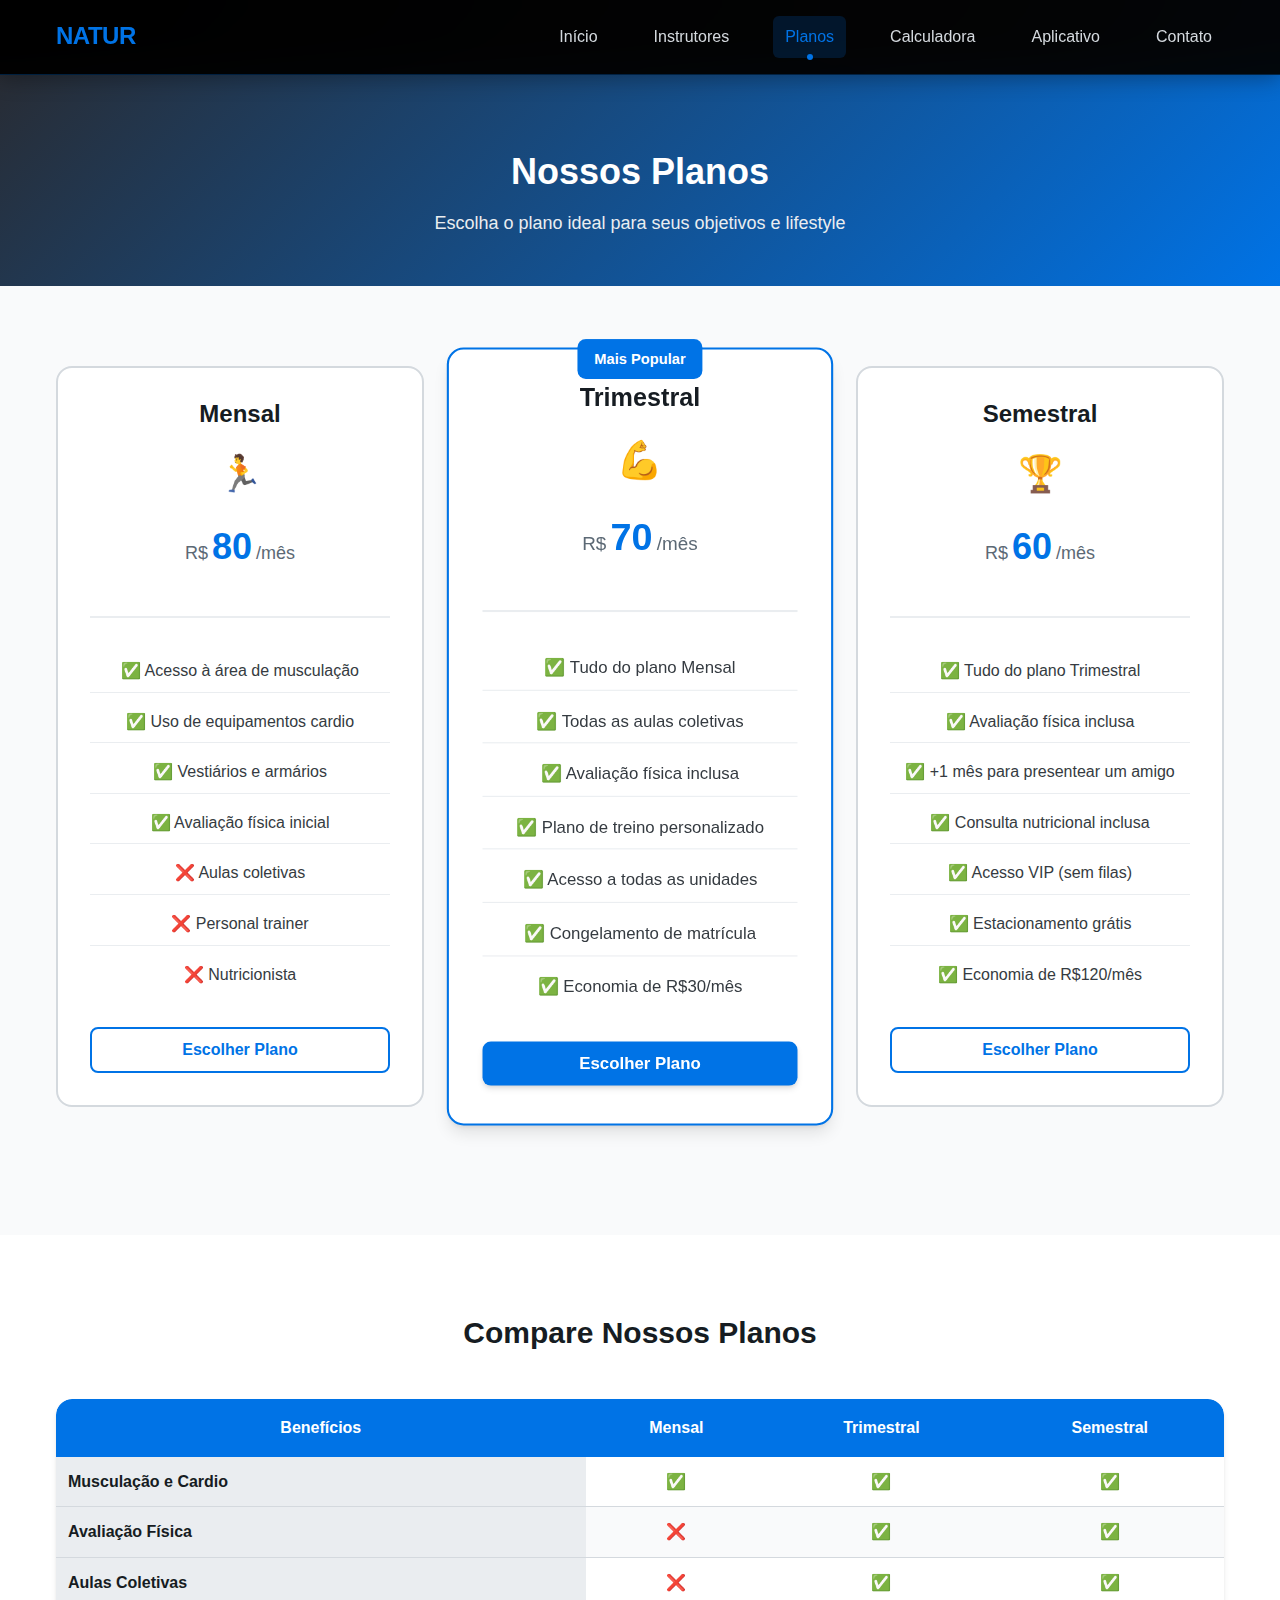
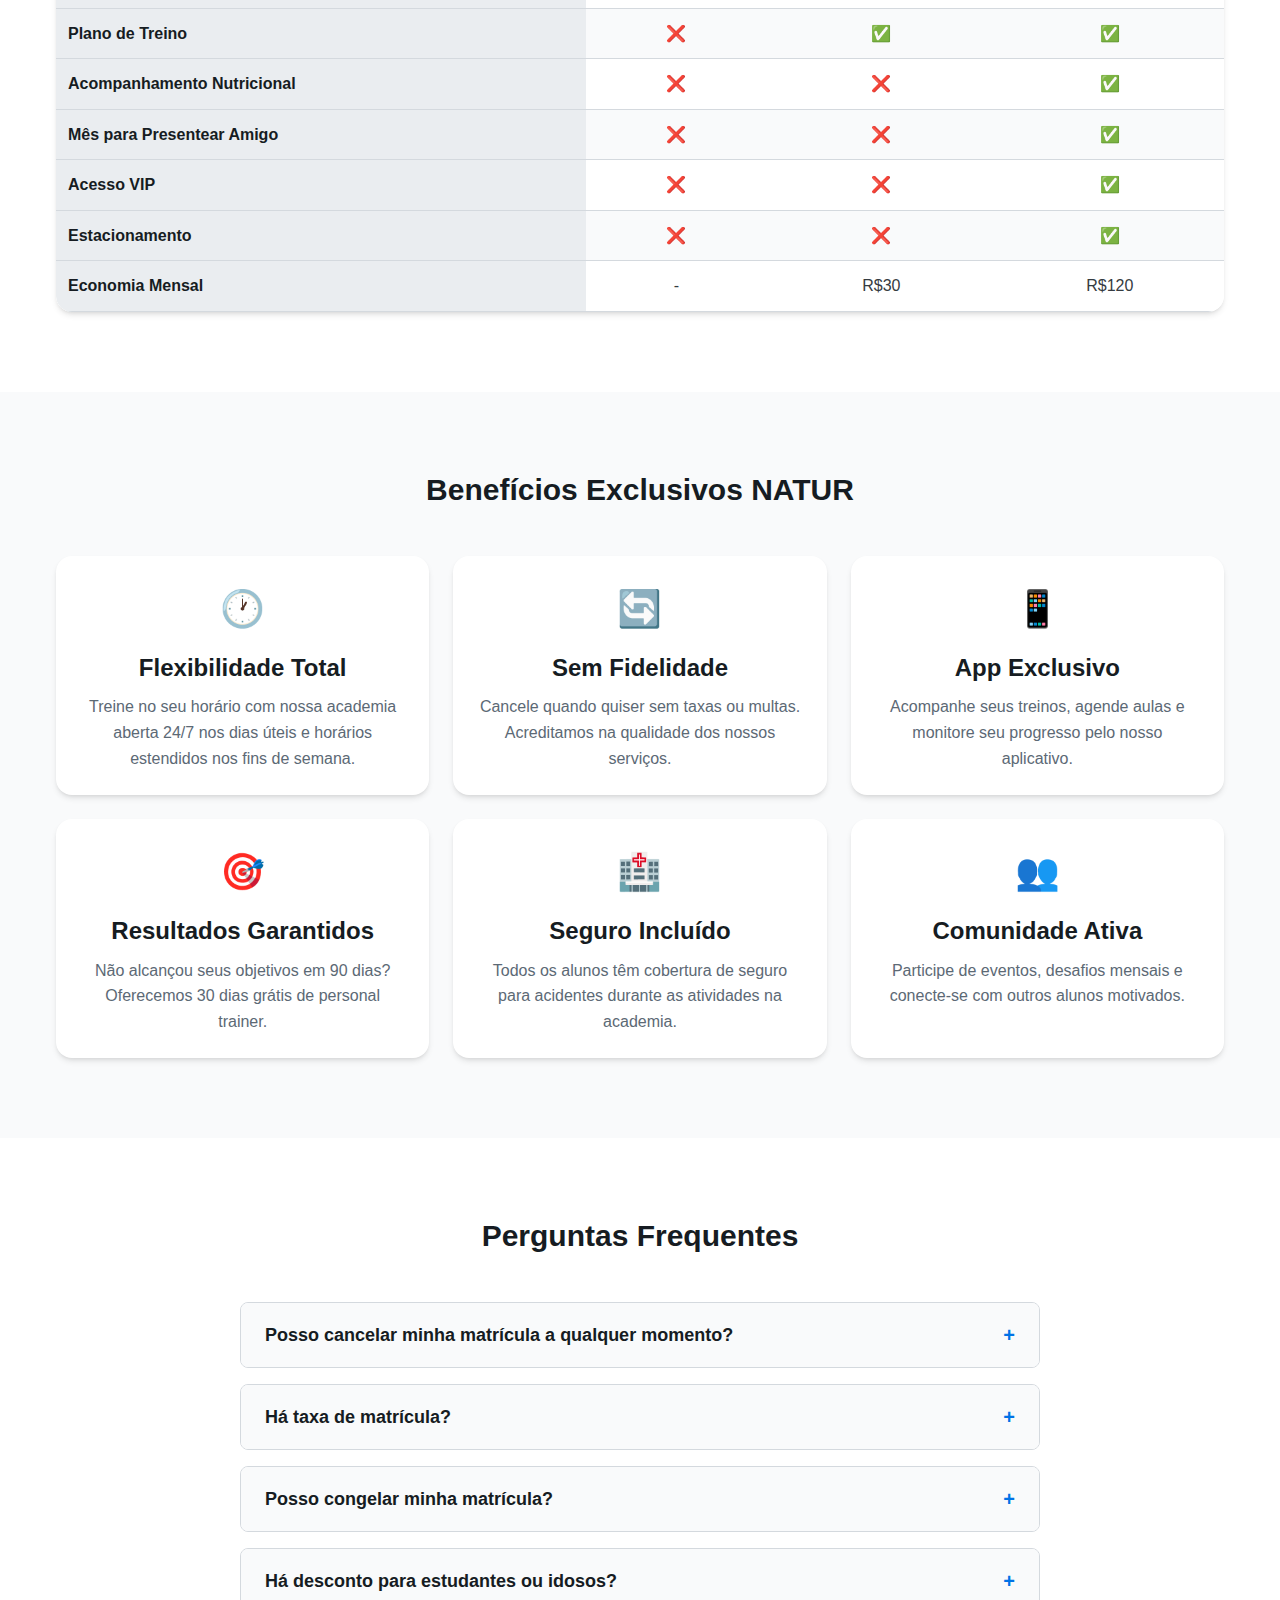
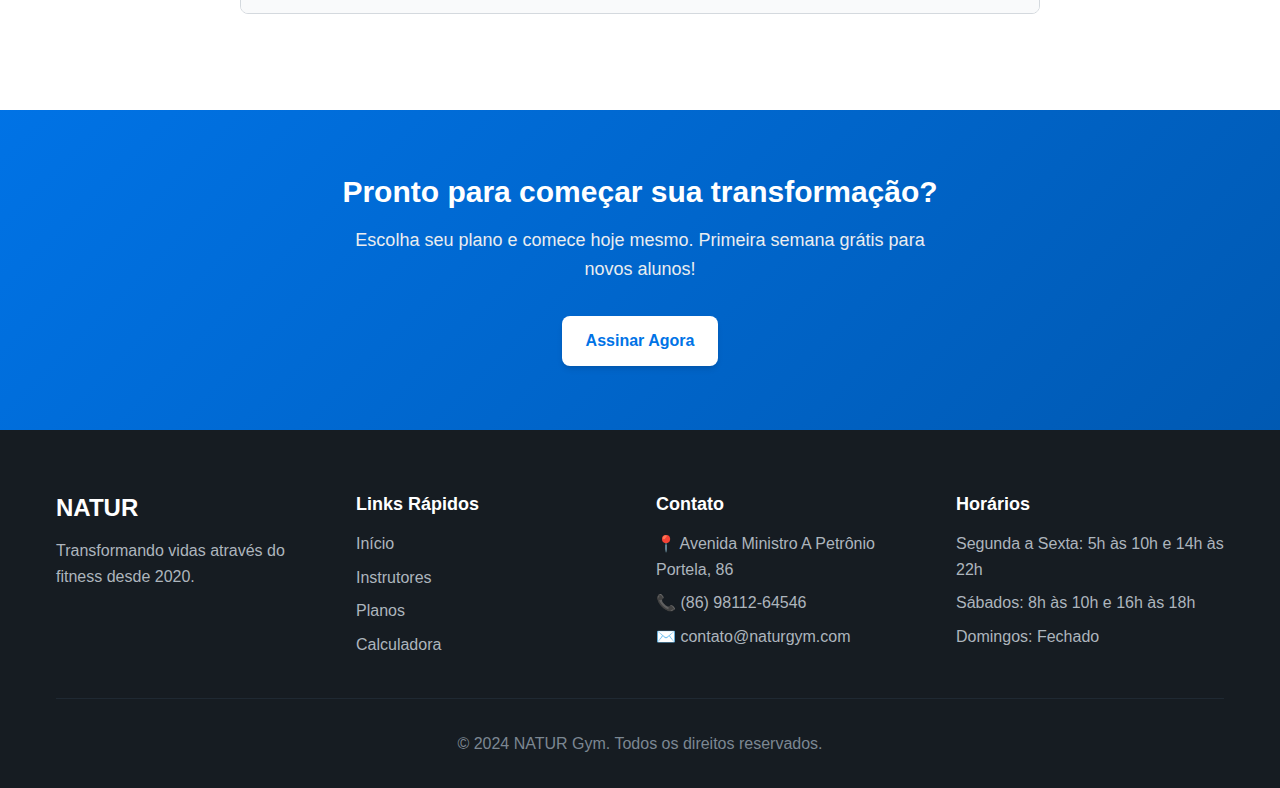
<file: membership.html>
<!DOCTYPE html>
<html lang="pt-BR">
<head>
    <meta charset="UTF-8">
    <meta name="viewport" content="width=device-width, initial-scale=1.0">
    <title>Planos - Natur Gym</title>
    <link rel="stylesheet" href="css/styles.css">
</head>
<body>
    <!-- Navigation -->
    <nav class="navbar">
        <div class="nav-container">
            <div class="nav-logo">
                <h2>NATUR</h2>
            </div>
            <div class="nav-menu" id="nav-menu">
                <a href="index.html" class="nav-link">Início</a>
                <a href="trainers.html" class="nav-link">Instrutores</a>
                <a href="membership.html" class="nav-link active">Planos</a>
                <a href="calculator.html" class="nav-link">Calculadora</a>
                <a href="index.html#app-download" class="nav-link">Aplicativo</a>
                <a href="contact.html" class="nav-link">Contato</a>
            </div>
            <div class="nav-toggle" id="nav-toggle">
                <span class="bar"></span>
                <span class="bar"></span>
                <span class="bar"></span>
            </div>
        </div>
    </nav>

    <!-- Page Header -->
    <section class="page-header">
        <div class="container">
            <h1>Nossos Planos</h1>
            <p>Escolha o plano ideal para seus objetivos e lifestyle</p>
        </div>
    </section>

    <!-- Pricing Section -->
    <section class="pricing-section">
        <div class="container">
            <div class="pricing-grid">
                <div class="pricing-card">
                    <div class="pricing-header">
                        <h3>Mensal</h3>
                        <div class="pricing-icon">🏃</div>
                        <div class="price">
                            <span class="currency">R$</span>
                            <span class="amount">80</span>
                            <span class="period">/mês</span>
                        </div>
                    </div>
                    <div class="pricing-features">
                        <ul>
                            <li>✅ Acesso à área de musculação</li>
                            <li>✅ Uso de equipamentos cardio</li>
                            <li>✅ Vestiários e armários</li>
                            <li>✅ Avaliação física inicial</li>
                            <li>❌ Aulas coletivas</li>
                            <li>❌ Personal trainer</li>
                            <li>❌ Nutricionista</li>
                        </ul>
                    </div>
                    <button class="btn btn-secondary pricing-btn">Escolher Plano</button>
                </div>

                <div class="pricing-card featured">
                    <div class="featured-badge">Mais Popular</div>
                    <div class="pricing-header">
                        <h3>Trimestral</h3>
                        <div class="pricing-icon">💪</div>
                        <div class="price">
                            <span class="currency">R$</span>
                            <span class="amount">70</span>
                            <span class="period">/mês</span>
                        </div>
                    </div>
                    <div class="pricing-features">
                        <ul>
                            <li>✅ Tudo do plano Mensal</li>
                            <li>✅ Todas as aulas coletivas</li>
                            <li>✅ Avaliação física inclusa</li>
                            <li>✅ Plano de treino personalizado</li>
                            <li>✅ Acesso a todas as unidades</li>
                            <li>✅ Congelamento de matrícula</li>
                            <li>✅ Economia de R$30/mês</li>
                        </ul>
                    </div>
                    <button class="btn btn-primary pricing-btn">Escolher Plano</button>
                </div>

                <div class="pricing-card">
                    <div class="pricing-header">
                        <h3>Semestral</h3>
                        <div class="pricing-icon">🏆</div>
                        <div class="price">
                            <span class="currency">R$</span>
                            <span class="amount">60</span>
                            <span class="period">/mês</span>
                        </div>
                    </div>
                    <div class="pricing-features">
                        <ul>
                            <li>✅ Tudo do plano Trimestral</li>
                            <li>✅ Avaliação física inclusa</li>
                            <li>✅ +1 mês para presentear um amigo</li>
                            <li>✅ Consulta nutricional inclusa</li>
                            <li>✅ Acesso VIP (sem filas)</li>
                            <li>✅ Estacionamento grátis</li>
                            <li>✅ Economia de R$120/mês</li>
                        </ul>
                    </div>
                    <button class="btn btn-secondary pricing-btn">Escolher Plano</button>
                </div>
            </div>
        </div>
    </section>

    <!-- Features Section -->
    <section class="features-comparison">
        <div class="container">
            <h2 class="section-title">Compare Nossos Planos</h2>
            <div class="comparison-table-container">
                <table class="comparison-table">
                    <thead>
                        <tr>
                            <th>Benefícios</th>
                            <th>Mensal</th>
                            <th>Trimestral</th>
                            <th>Semestral</th>
                        </tr>
                    </thead>
                    <tbody>
                        <tr>
                            <td>Musculação e Cardio</td>
                            <td>✅</td>
                            <td>✅</td>
                            <td>✅</td>
                        </tr>
                        <tr>
                            <td>Avaliação Física</td>
                            <td>❌</td>
                            <td>✅</td>
                            <td>✅</td>
                        </tr>
                        <tr>
                            <td>Aulas Coletivas</td>
                            <td>❌</td>
                            <td>✅</td>
                            <td>✅</td>
                        </tr>
                        <tr>
                            <td>Plano de Treino</td>
                            <td>❌</td>
                            <td>✅</td>
                            <td>✅</td>
                        </tr>
                        <tr>
                            <td>Acompanhamento Nutricional</td>
                            <td>❌</td>
                            <td>❌</td>
                            <td>✅</td>
                        </tr>
                        <tr>
                            <td>Mês para Presentear Amigo</td>
                            <td>❌</td>
                            <td>❌</td>
                            <td>✅</td>
                        </tr>
                        <tr>
                            <td>Acesso VIP</td>
                            <td>❌</td>
                            <td>❌</td>
                            <td>✅</td>
                        </tr>
                        <tr>
                            <td>Estacionamento</td>
                            <td>❌</td>
                            <td>❌</td>
                            <td>✅</td>
                        </tr>
                        <tr>
                            <td>Economia Mensal</td>
                            <td>-</td>
                            <td>R$30</td>
                            <td>R$120</td>
                        </tr>
                    </tbody>
                </table>
            </div>
        </div>
    </section>

    <!-- Additional Benefits -->
    <section class="additional-benefits">
        <div class="container">
            <h2 class="section-title">Benefícios Exclusivos NATUR</h2>
            <div class="benefits-grid">
                <div class="benefit-card">
                    <div class="benefit-icon">🕐</div>
                    <h3>Flexibilidade Total</h3>
                    <p>Treine no seu horário com nossa academia aberta 24/7 nos dias úteis e horários estendidos nos fins de semana.</p>
                </div>
                <div class="benefit-card">
                    <div class="benefit-icon">🔄</div>
                    <h3>Sem Fidelidade</h3>
                    <p>Cancele quando quiser sem taxas ou multas. Acreditamos na qualidade dos nossos serviços.</p>
                </div>
                <div class="benefit-card">
                    <div class="benefit-icon">📱</div>
                    <h3>App Exclusivo</h3>
                    <p>Acompanhe seus treinos, agende aulas e monitore seu progresso pelo nosso aplicativo.</p>
                </div>
                <div class="benefit-card">
                    <div class="benefit-icon">🎯</div>
                    <h3>Resultados Garantidos</h3>
                    <p>Não alcançou seus objetivos em 90 dias? Oferecemos 30 dias grátis de personal trainer.</p>
                </div>
                <div class="benefit-card">
                    <div class="benefit-icon">🏥</div>
                    <h3>Seguro Incluído</h3>
                    <p>Todos os alunos têm cobertura de seguro para acidentes durante as atividades na academia.</p>
                </div>
                <div class="benefit-card">
                    <div class="benefit-icon">👥</div>
                    <h3>Comunidade Ativa</h3>
                    <p>Participe de eventos, desafios mensais e conecte-se com outros alunos motivados.</p>
                </div>
            </div>
        </div>
    </section>

    <!-- FAQ Section -->
    <section class="faq-section">
        <div class="container">
            <h2 class="section-title">Perguntas Frequentes</h2>
            <div class="faq-grid">
                <div class="faq-item">
                    <div class="faq-question" onclick="toggleFaq(this)">
                        <h4>Posso cancelar minha matrícula a qualquer momento?</h4>
                        <span class="faq-toggle">+</span>
                    </div>
                    <div class="faq-answer">
                        <p>Sim! Não temos fidelidade. Você pode cancelar sua matrícula a qualquer momento sem taxas ou multas. Basta comunicar com 30 dias de antecedência.</p>
                    </div>
                </div>
                <div class="faq-item">
                    <div class="faq-question" onclick="toggleFaq(this)">
                        <h4>Há taxa de matrícula?</h4>
                        <span class="faq-toggle">+</span>
                    </div>
                    <div class="faq-answer">
                        <p>Não cobramos taxa de matrícula. O valor do plano é único e transparente, sem custos ocultos.</p>
                    </div>
                </div>
                <div class="faq-item">
                    <div class="faq-question" onclick="toggleFaq(this)">
                        <h4>Posso congelar minha matrícula?</h4>
                        <span class="faq-toggle">+</span>
                    </div>
                    <div class="faq-answer">
                        <p>Sim, oferecemos congelamento de matrícula por motivos de saúde, viagem ou outros motivos justificados. Consulte nossa política de congelamento.</p>
                    </div>
                </div>
                <div class="faq-item">
                    <div class="faq-question" onclick="toggleFaq(this)">
                        <h4>Há desconto para estudantes ou idosos?</h4>
                        <span class="faq-toggle">+</span>
                    </div>
                    <div class="faq-answer">
                        <p>Sim! Oferecemos 20% de desconto para estudantes (com comprovante) e 15% para pessoas acima de 60 anos.</p>
                    </div>
                </div>
            </div>
        </div>
    </section>

    <!-- CTA Section -->
    <section class="cta">
        <div class="container">
            <div class="cta-content">
                <h2>Pronto para começar sua transformação?</h2>
                <p>Escolha seu plano e comece hoje mesmo. Primeira semana grátis para novos alunos!</p>
                <a href="contact.html" class="btn btn-primary">Assinar Agora</a>
            </div>
        </div>
    </section>

    <!-- Footer -->
    <footer class="footer">
        <div class="container">
            <div class="footer-content">
                <div class="footer-section">
                    <h3>NATUR</h3>
                    <p>Transformando vidas através do fitness desde 2020.</p>
                </div>
                <div class="footer-section">
                    <h4>Links Rápidos</h4>
                    <ul>
                        <li><a href="index.html">Início</a></li>
                        <li><a href="trainers.html">Instrutores</a></li>
                        <li><a href="membership.html">Planos</a></li>
                        <li><a href="calculator.html">Calculadora</a></li>
                    </ul>
                </div>
                <div class="footer-section">
                    <h4>Contato</h4>
                    <p>📍 Avenida Ministro A Petrônio Portela, 86</p>
                    <p>📞 (86) 98112-64546</p>
                    <p>✉️ contato@naturgym.com</p>
                </div>
                <div class="footer-section">
                    <h4>Horários</h4>
                    <p>Segunda a Sexta: 5h às 10h e 14h às 22h</p>
                    <p>Sábados: 8h às 10h e 16h às 18h</p>
                    <p>Domingos: Fechado</p>
                </div>
            </div>
            <div class="footer-bottom">
                <p>&copy; 2024 NATUR Gym. Todos os direitos reservados.</p>
            </div>
        </div>
    </footer>

    <script src="js/navigation.js"></script>
    <script>
        function toggleFaq(element) {
            const faqItem = element.parentElement;
            const answer = faqItem.querySelector('.faq-answer');
            const toggle = element.querySelector('.faq-toggle');
            
            faqItem.classList.toggle('active');
            
            if (faqItem.classList.contains('active')) {
                answer.style.display = 'block';
                toggle.textContent = '-';
            } else {
                answer.style.display = 'none';
                toggle.textContent = '+';
            }
        }
    </script>
</body>
</html>
</file>
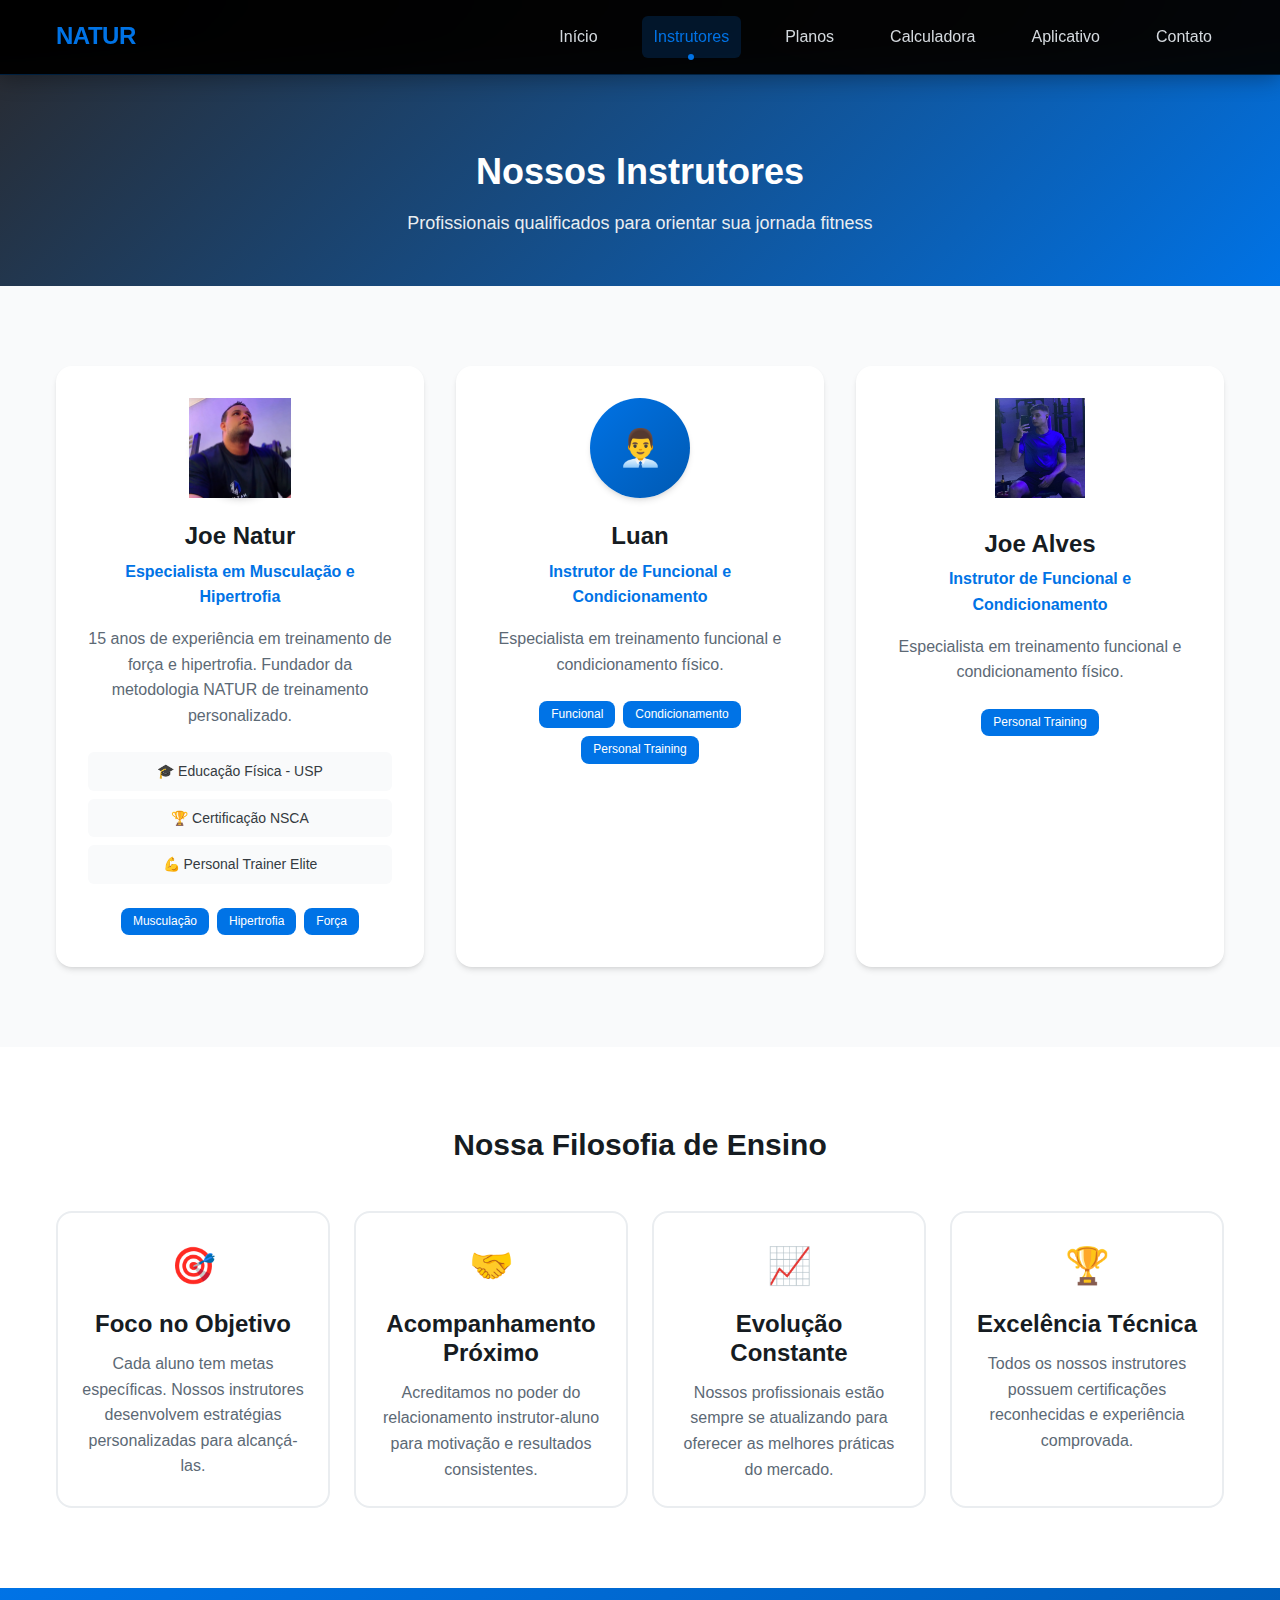
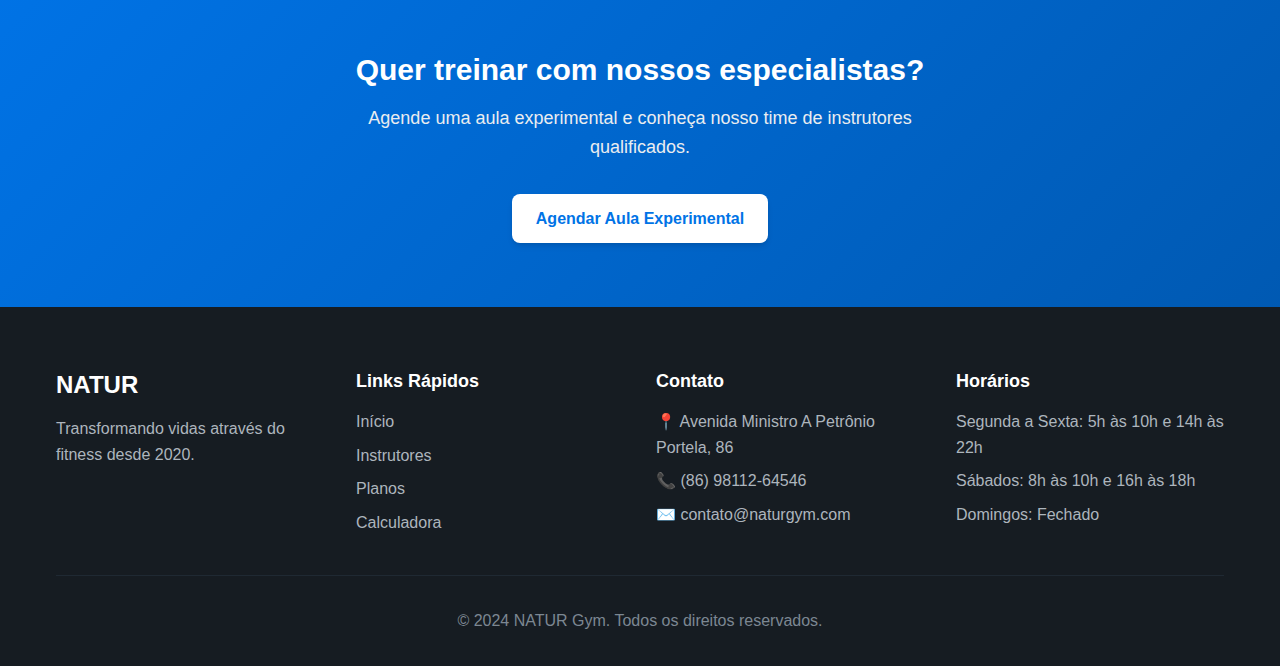
<file: trainers.html>
<!DOCTYPE html>
<html lang="pt-BR">
<head>
    <meta charset="UTF-8">
    <meta name="viewport" content="width=device-width, initial-scale=1.0">
    <title>Instrutores - Natur Gym</title>
    <link rel="stylesheet" href="css/styles.css">
</head>
<body>
    <!-- Navigation -->
    <nav class="navbar">
        <div class="nav-container">
            <div class="nav-logo">
                <h2>NATUR</h2>
            </div>
            <div class="nav-menu" id="nav-menu">
                <a href="index.html" class="nav-link">Início</a>
                <a href="trainers.html" class="nav-link active">Instrutores</a>
                <a href="membership.html" class="nav-link">Planos</a>
                <a href="calculator.html" class="nav-link">Calculadora</a>
                <a href="index.html#app-download" class="nav-link">Aplicativo</a>
                <a href="contact.html" class="nav-link">Contato</a>
            </div>
            <div class="nav-toggle" id="nav-toggle">
                <span class="bar"></span>
                <span class="bar"></span>
                <span class="bar"></span>
            </div>
        </div>
    </nav>

    <!-- Page Header -->
    <section class="page-header">
        <div class="container">
            <h1>Nossos Instrutores</h1>
            <p>Profissionais qualificados para orientar sua jornada fitness</p>
        </div>
    </section>

    <!-- Trainers Grid -->
    <section class="trainers-section">
        <div class="container">
            <div class="trainers-grid">
                <div class="trainer-card">
                    <div class="trainer-avatar">
                        <div class="avatar-placeholder"><img src="images/WhatsApp Image 2025-06-01 at 15.53.16.jpeg" height="100px" alt=""></div>
                    </div>
                    <div class="trainer-info">
                        <h3>Joe Natur</h3>
                        <p class="trainer-specialty">Especialista em Musculação e Hipertrofia</p>
                        <p class="trainer-description">15 anos de experiência em treinamento de força e hipertrofia. Fundador da metodologia NATUR de treinamento personalizado.</p>
                        <div class="trainer-credentials">
                            <div class="credential">🎓 Educação Física - USP</div>
                            <div class="credential">🏆 Certificação NSCA</div>
                            <div class="credential">💪 Personal Trainer Elite</div>
                        </div>
                        <div class="trainer-specialties">
                            <span class="specialty-tag">Musculação</span>
                            <span class="specialty-tag">Hipertrofia</span>
                            <span class="specialty-tag">Força</span>
                        </div>
                    </div>
                </div>

                <div class="trainer-card">
                    <div class="trainer-avatar">
                        <div class="avatar-placeholder">👨‍💼</div>
                    </div>
                    <div class="trainer-info">
                        <h3>Luan</h3>
                        <p class="trainer-specialty">Instrutor de Funcional e Condicionamento</p>
                        <p class="trainer-description">Especialista em treinamento funcional e condicionamento físico.</p>
                        <div class="trainer-specialties">
                            <span class="specialty-tag">Funcional</span>
                            <span class="specialty-tag">Condicionamento</span>
                            <span class="specialty-tag">Personal Training</span>
                        </div>
                    </div>
                </div>

                <div class="trainer-card">
                    <div class="trainer-avatar">
                       <img src="images/WhatsApp Image 2025-06-01 at 15.53.44.jpeg" height="100px" alt="">
                    </div>
                    <div class="trainer-info">
                        <h3>Joe Alves</h3>
                        <p class="trainer-specialty">Instrutor de Funcional e Condicionamento</p>
                        <p class="trainer-description">Especialista em treinamento funcional e condicionamento físico.</p>
                        <div class="trainer-specialties">
                            <span class="specialty-tag">Personal Training</span>
                        </div>
                    </div>
                </div>
            </div>
        </div>
    </section>

    <!-- Philosophy Section -->
    <section class="philosophy-section">
        <div class="container">
            <h2 class="section-title">Nossa Filosofia de Ensino</h2>
            <div class="philosophy-grid">
                <div class="philosophy-item">
                    <div class="philosophy-icon">🎯</div>
                    <h3>Foco no Objetivo</h3>
                    <p>Cada aluno tem metas específicas. Nossos instrutores desenvolvem estratégias personalizadas para alcançá-las.</p>
                </div>
                <div class="philosophy-item">
                    <div class="philosophy-icon">🤝</div>
                    <h3>Acompanhamento Próximo</h3>
                    <p>Acreditamos no poder do relacionamento instrutor-aluno para motivação e resultados consistentes.</p>
                </div>
                <div class="philosophy-item">
                    <div class="philosophy-icon">📈</div>
                    <h3>Evolução Constante</h3>
                    <p>Nossos profissionais estão sempre se atualizando para oferecer as melhores práticas do mercado.</p>
                </div>
                <div class="philosophy-item">
                    <div class="philosophy-icon">🏆</div>
                    <h3>Excelência Técnica</h3>
                    <p>Todos os nossos instrutores possuem certificações reconhecidas e experiência comprovada.</p>
                </div>
            </div>
        </div>
    </section>

    <!-- CTA Section -->
    <section class="cta">
        <div class="container">
            <div class="cta-content">
                <h2>Quer treinar com nossos especialistas?</h2>
                <p>Agende uma aula experimental e conheça nosso time de instrutores qualificados.</p>
                <a href="contact.html" class="btn btn-primary">Agendar Aula Experimental</a>
            </div>
        </div>
    </section>

    <!-- Footer -->
    <footer class="footer">
        <div class="container">
            <div class="footer-content">
                <div class="footer-section">
                    <h3>NATUR</h3>
                    <p>Transformando vidas através do fitness desde 2020.</p>
                </div>
                <div class="footer-section">
                    <h4>Links Rápidos</h4>
                    <ul>
                        <li><a href="index.html">Início</a></li>
                        <li><a href="trainers.html">Instrutores</a></li>
                        <li><a href="membership.html">Planos</a></li>
                        <li><a href="calculator.html">Calculadora</a></li>
                    </ul>
                </div>
                <div class="footer-section">
                    <h4>Contato</h4>
                    <p>📍 Avenida Ministro A Petrônio Portela, 86</p>
                    <p>📞 (86) 98112-64546</p>
                    <p>✉️ contato@naturgym.com</p>
                </div>
                <div class="footer-section">
                    <h4>Horários</h4>
                    <p>Segunda a Sexta: 5h às 10h e 14h às 22h</p>
                    <p>Sábados: 8h às 10h e 16h às 18h</p>
                    <p>Domingos: Fechado</p>
                </div>
            </div>
            <div class="footer-bottom">
                <p>&copy; 2024 NATUR Gym. Todos os direitos reservados.</p>
            </div>
        </div>
    </footer>

    <script src="js/navigation.js"></script>
</body>
</html>
</file>
<file: css/styles.css>
/* CSS Custom Properties - Blue and Black Color Palette */
:root {
    /* Primary Colors */
    --primary-blue: 210 100% 45%; /* #0066CC */
    --primary-dark: 220 13% 18%; /* #1F2937 */
    --accent-blue: 210 100% 35%; /* #0052A3 */
    --light-blue: 210 100% 95%; /* #F0F7FF */
    
    /* Grayscale */
    --white: 0 0% 100%; /* #FFFFFF */
    --gray-50: 210 20% 98%; /* #F8FAFC */
    --gray-100: 210 16% 93%; /* #E2E8F0 */
    --gray-200: 210 13% 85%; /* #CBD5E1 */
    --gray-300: 210 11% 71%; /* #94A3B8 */
    --gray-400: 210 9% 53%; /* #64748B */
    --gray-500: 210 8% 46%; /* #475569 */
    --gray-600: 210 12% 41%; /* #374151 */
    --gray-700: 210 10% 23%; /* #334155 */
    --gray-800: 210 24% 16%; /* #1E293B */
    --gray-900: 210 22% 11%; /* #0F172A */
    --black: 0 0% 0%; /* #000000 */
    
    /* Status Colors */
    --success: 120 60% 50%; /* #4ADE80 */
    --warning: 45 93% 47%; /* #EAB308 */
    --error: 0 72% 51%; /* #DC2626 */
    
    /* Typography */
    --font-family: -apple-system, BlinkMacSystemFont, 'Segoe UI', Roboto, Oxygen, Ubuntu, Cantarell, sans-serif;
    --font-size-xs: 0.75rem;
    --font-size-sm: 0.875rem;
    --font-size-base: 1rem;
    --font-size-lg: 1.125rem;
    --font-size-xl: 1.25rem;
    --font-size-2xl: 1.5rem;
    --font-size-3xl: 1.875rem;
    --font-size-4xl: 2.25rem;
    --font-size-5xl: 3rem;
    
    /* Spacing */
    --space-1: 0.25rem;
    --space-2: 0.5rem;
    --space-3: 0.75rem;
    --space-4: 1rem;
    --space-5: 1.25rem;
    --space-6: 1.5rem;
    --space-8: 2rem;
    --space-10: 2.5rem;
    --space-12: 3rem;
    --space-16: 4rem;
    --space-20: 5rem;
    --space-24: 6rem;
    
    /* Border Radius */
    --radius-sm: 0.25rem;
    --radius-md: 0.375rem;
    --radius-lg: 0.5rem;
    --radius-xl: 1rem;
    
    /* Shadows */
    --shadow-sm: 0 1px 2px 0 hsl(var(--black) / 0.05);
    --shadow-md: 0 4px 6px -1px hsl(var(--black) / 0.1), 0 2px 4px -2px hsl(var(--black) / 0.1);
    --shadow-lg: 0 10px 15px -3px hsl(var(--black) / 0.1), 0 4px 6px -4px hsl(var(--black) / 0.1);
    --shadow-xl: 0 20px 25px -5px hsl(var(--black) / 0.1), 0 8px 10px -6px hsl(var(--black) / 0.1);
    
    /* Transitions */
    --transition-fast: 150ms ease-in-out;
    --transition-normal: 250ms ease-in-out;
    --transition-slow: 350ms ease-in-out;
}

/* Reset & Base Styles */
* {
    margin: 0;
    padding: 0;
    box-sizing: border-box;
}

html {
    scroll-behavior: smooth;
}

body {
    font-family: var(--font-family);
    font-size: var(--font-size-base);
    line-height: 1.6;
    color: hsl(var(--gray-100));
    background: linear-gradient(135deg, hsl(var(--black)) 0%, hsl(var(--primary-dark)) 50%, hsl(var(--primary-blue)) 100%);
    background-attachment: fixed;
    min-height: 100vh;
    overflow-x: hidden;
}

/* Typography */
h1, h2, h3, h4, h5, h6 {
    font-weight: 700;
    line-height: 1.2;
    margin-bottom: var(--space-4);
    color: hsl(var(--gray-900));
}

h1 { font-size: var(--font-size-4xl); }
h2 { font-size: var(--font-size-3xl); }
h3 { font-size: var(--font-size-2xl); }
h4 { font-size: var(--font-size-xl); }
h5 { font-size: var(--font-size-lg); }
h6 { font-size: var(--font-size-base); }

p {
    margin-bottom: var(--space-4);
    color: hsl(var(--gray-600));
}

a {
    color: hsl(var(--primary-blue));
    text-decoration: none;
    transition: color var(--transition-fast);
}

a:hover {
    color: hsl(var(--accent-blue));
}

ul, ol {
    margin-bottom: var(--space-4);
    padding-left: var(--space-6);
}

li {
    margin-bottom: var(--space-2);
    color: hsl(var(--gray-600));
}

/* Utility Classes */
.container {
    max-width: 1200px;
    margin: 0 auto;
    padding: 0 var(--space-4);
}

.text-center {
    text-align: center;
}

.highlight {
    color: hsl(var(--primary-blue));
    font-weight: 700;
}

.section-title {
    text-align: center;
    margin-bottom: var(--space-12);
    font-size: var(--font-size-3xl);
    color: hsl(var(--gray-900));
}

/* Button Styles */
.btn {
    display: inline-block;
    padding: var(--space-3) var(--space-6);
    border: none;
    border-radius: var(--radius-lg);
    font-size: var(--font-size-base);
    font-weight: 600;
    text-decoration: none;
    text-align: center;
    cursor: pointer;
    transition: all var(--transition-fast);
    min-width: 140px;
}

.btn-primary {
    background-color: hsl(var(--primary-blue));
    color: hsl(var(--white));
    box-shadow: var(--shadow-md);
}

.btn-primary:hover {
    background-color: hsl(var(--accent-blue));
    transform: translateY(-2px);
    box-shadow: var(--shadow-lg);
    color: hsl(var(--white));
}

.btn-secondary {
    background-color: transparent;
    color: hsl(var(--primary-blue));
    border: 2px solid hsl(var(--primary-blue));
}

.btn-secondary:hover {
    background-color: hsl(var(--primary-blue));
    color: hsl(var(--white));
    transform: translateY(-2px);
}

/* Navigation Styles */
.navbar {
    background: rgba(0, 0, 0, 0.9);
    backdrop-filter: blur(15px);
    border-bottom: 1px solid rgba(0, 102, 204, 0.3);
    box-shadow: 0 4px 20px rgba(0, 0, 0, 0.3);
    position: fixed;
    top: 0;
    left: 0;
    right: 0;
    z-index: 1000;
    transition: all var(--transition-normal);
}

.nav-container {
    display: flex;
    justify-content: space-between;
    align-items: center;
    padding: var(--space-4) var(--space-4);
    max-width: 1200px;
    margin: 0 auto;
}

.nav-logo h2 {
    color: hsl(var(--primary-blue));
    font-size: var(--font-size-2xl);
    font-weight: 900;
    margin: 0;
    letter-spacing: -0.5px;
}

.nav-menu {
    display: flex;
    gap: var(--space-8);
    align-items: center;
}

.nav-link {
    color: hsl(var(--gray-200));
    font-weight: 500;
    padding: var(--space-2) var(--space-3);
    border-radius: var(--radius-md);
    transition: all var(--transition-fast);
    position: relative;
}

.nav-link:hover,
.nav-link.active {
    color: hsl(var(--primary-blue));
    background: rgba(0, 102, 204, 0.2);
}

.nav-link.active::after {
    content: '';
    position: absolute;
    bottom: -2px;
    left: 50%;
    transform: translateX(-50%);
    width: 6px;
    height: 6px;
    background-color: hsl(var(--primary-blue));
    border-radius: 50%;
}

.nav-toggle {
    display: none;
    flex-direction: column;
    cursor: pointer;
    gap: var(--space-1);
}

.bar {
    width: 25px;
    height: 3px;
    background-color: hsl(var(--gray-200));
    border-radius: var(--radius-sm);
    transition: all var(--transition-fast);
}

/* Hero Section */
.hero {
    background: linear-gradient(135deg, hsl(var(--primary-dark)) 0%, hsl(var(--primary-blue)) 100%),
                url('../images/gym-background.svg');
    background-size: cover, 60%;
    background-position: center, right center;
    background-repeat: no-repeat, no-repeat;
    color: hsl(var(--white));
    padding: var(--space-24) 0 var(--space-16);
    margin-top: 70px;
    position: relative;
    overflow: hidden;
}

.hero::before {
    content: '';
    position: absolute;
    top: 0;
    left: 0;
    right: 0;
    bottom: 0;
    background: url('data:image/svg+xml,<svg xmlns="http://www.w3.org/2000/svg" viewBox="0 0 1000 1000"><defs><pattern id="grid" width="50" height="50" patternUnits="userSpaceOnUse"><path d="M 50 0 L 0 0 0 50" fill="none" stroke="white" stroke-width="0.5" opacity="0.1"/></pattern></defs><rect width="100%" height="100%" fill="url(%23grid)"/></svg>');
    pointer-events: none;
}

.hero-content {
    text-align: center;
    position: relative;
    z-index: 2;
    max-width: 800px;
    margin: 0 auto;
    padding: 0 var(--space-4);
}

.hero-title {
    font-size: var(--font-size-5xl);
    margin-bottom: var(--space-6);
    color: hsl(var(--white));
    font-weight: 900;
    line-height: 1.1;
}

.hero-subtitle {
    font-size: var(--font-size-xl);
    margin-bottom: var(--space-8);
    color: hsl(var(--gray-100));
    max-width: 600px;
    margin-left: auto;
    margin-right: auto;
}

.hero-buttons {
    display: flex;
    gap: var(--space-4);
    justify-content: center;
    flex-wrap: wrap;
    margin-bottom: var(--space-12);
}

.hero-stats {
    display: flex;
    gap: var(--space-8);
    justify-content: center;
    flex-wrap: wrap;
    margin-top: var(--space-12);
}

.stat {
    text-align: center;
    padding: var(--space-4);
}

.stat h3 {
    font-size: var(--font-size-3xl);
    color: hsl(var(--white));
    margin-bottom: var(--space-2);
    font-weight: 900;
}

.stat p {
    color: hsl(var(--gray-200));
    font-size: var(--font-size-lg);
    margin: 0;
}

/* About Section */
.about {
    padding: var(--space-20) 0;
    background: rgba(0, 0, 0, 0.4), url('../images/muscle-silhouette.svg');
    background-size: cover, 200px;
    background-position: center, left bottom;
    background-repeat: no-repeat, no-repeat;
    backdrop-filter: blur(10px);
    border-radius: var(--radius-xl);
    margin: var(--space-8);
    box-shadow: var(--shadow-xl);
}

.about-content {
    max-width: 1000px;
    margin: 0 auto;
    text-align: center;
}

.about-content h2 {
    margin-bottom: var(--space-6);
}

.about-content > p {
    font-size: var(--font-size-lg);
    margin-bottom: var(--space-12);
    max-width: 700px;
    margin-left: auto;
    margin-right: auto;
}

/* Gym Showcase */
.gym-showcase {
    margin: var(--space-8) 0;
    text-align: center;
}

.gym-image {
    width: 100%;
    max-width: 600px;
    height: 300px;
    object-fit: cover;
    border-radius: var(--radius-xl);
    box-shadow: var(--shadow-xl);
    border: 3px solid rgba(0, 102, 204, 0.3);
    transition: all var(--transition-normal);
}

.gym-image:hover {
    transform: scale(1.02);
    box-shadow: 0 20px 40px rgba(0, 102, 204, 0.4);
}

.features {
    display: grid;
    grid-template-columns: repeat(auto-fit, minmax(280px, 1fr));
    gap: var(--space-8);
    margin-top: var(--space-12);
}

.feature {
    background: rgba(255, 255, 255, 0.1);
    backdrop-filter: blur(10px);
    border: 1px solid rgba(0, 102, 204, 0.3);
    padding: var(--space-8);
    border-radius: var(--radius-xl);
    box-shadow: var(--shadow-md);
    text-align: center;
    transition: all var(--transition-normal);
}

.feature:hover {
    transform: translateY(-5px);
    box-shadow: var(--shadow-xl);
    border-color: rgba(0, 102, 204, 0.6);
    background: rgba(255, 255, 255, 0.15);
}

.feature-icon {
    font-size: var(--font-size-4xl);
    margin-bottom: var(--space-4);
}

.feature h4 {
    margin-bottom: var(--space-3);
    color: hsl(var(--gray-900));
}

.feature p {
    margin: 0;
    color: hsl(var(--gray-600));
}

/* App Download Section */
.app-download {
    padding: var(--space-20) 0;
    background: rgba(0, 102, 204, 0.1), url('../images/weights-pattern.svg');
    background-size: cover, 400px;
    background-position: center, right center;
    background-repeat: no-repeat, no-repeat;
    backdrop-filter: blur(10px);
    border-radius: var(--radius-xl);
    margin: var(--space-8);
    box-shadow: var(--shadow-xl);
}

.app-content {
    display: grid;
    grid-template-columns: 1fr 1fr;
    gap: var(--space-12);
    align-items: center;
}

.app-info h3 {
    margin-bottom: var(--space-4);
    color: hsl(var(--white));
}

.app-info p {
    margin-bottom: var(--space-8);
    color: hsl(var(--gray-200));
    font-size: var(--font-size-lg);
}

.app-features {
    display: grid;
    gap: var(--space-6);
}

.app-feature {
    display: flex;
    align-items: flex-start;
    gap: var(--space-4);
    padding: var(--space-4);
    background: rgba(255, 255, 255, 0.1);
    border-radius: var(--radius-lg);
    backdrop-filter: blur(5px);
}

.app-feature .feature-icon {
    font-size: var(--font-size-2xl);
    flex-shrink: 0;
}

.app-feature h4 {
    margin-bottom: var(--space-2);
    color: hsl(var(--white));
    font-size: var(--font-size-lg);
}

.app-feature p {
    margin: 0;
    color: hsl(var(--gray-200));
    font-size: var(--font-size-sm);
}

.app-download-buttons {
    text-align: center;
}

.app-download-buttons h4 {
    margin-bottom: var(--space-6);
    color: hsl(var(--white));
}

.download-buttons {
    display: flex;
    flex-direction: column;
    gap: var(--space-4);
    margin-bottom: var(--space-6);
}

.download-btn {
    display: flex;
    align-items: center;
    gap: var(--space-4);
    padding: var(--space-4) var(--space-6);
    background: linear-gradient(135deg, hsl(var(--primary-blue)) 0%, hsl(var(--accent-blue)) 100%);
    color: hsl(var(--white));
    text-decoration: none;
    border-radius: var(--radius-lg);
    transition: all var(--transition-fast);
    box-shadow: var(--shadow-md);
}

.download-btn:hover {
    transform: translateY(-2px);
    box-shadow: var(--shadow-lg);
    color: hsl(var(--white));
}

.btn-icon {
    font-size: var(--font-size-2xl);
}

.btn-text {
    text-align: left;
}

.btn-text small {
    display: block;
    font-size: var(--font-size-xs);
    opacity: 0.8;
}

.btn-text strong {
    display: block;
    font-size: var(--font-size-lg);
    font-weight: 600;
}

.app-note {
    color: hsl(var(--gray-300));
    font-size: var(--font-size-sm);
    font-style: italic;
    margin: 0;
}

.classes-grid {
    display: grid;
    grid-template-columns: repeat(auto-fit, minmax(250px, 1fr));
    gap: var(--space-6);
    margin-bottom: var(--space-12);
}

.class-card {
    background: rgba(255, 255, 255, 0.1);
    backdrop-filter: blur(10px);
    border: 2px solid rgba(0, 102, 204, 0.3);
    border-radius: var(--radius-xl);
    padding: var(--space-6);
    text-align: center;
    transition: all var(--transition-normal);
    cursor: pointer;
}

.class-card:hover {
    border-color: hsl(var(--primary-blue));
    transform: translateY(-3px);
    box-shadow: var(--shadow-lg);
}

.class-icon {
    font-size: var(--font-size-4xl);
    margin-bottom: var(--space-4);
}

.class-card h3 {
    margin-bottom: var(--space-3);
    color: hsl(var(--gray-900));
}

.class-card p {
    margin: 0;
    color: hsl(var(--gray-600));
    font-size: var(--font-size-sm);
}

/* CTA Section */
.cta {
    background: linear-gradient(135deg, hsl(var(--primary-blue)) 0%, hsl(var(--accent-blue)) 100%);
    color: hsl(var(--white));
    padding: var(--space-16) 0;
    text-align: center;
}

.cta-content h2 {
    color: hsl(var(--white));
    margin-bottom: var(--space-4);
}

.cta-content p {
    color: hsl(var(--gray-100));
    font-size: var(--font-size-lg);
    margin-bottom: var(--space-8);
    max-width: 600px;
    margin-left: auto;
    margin-right: auto;
}

.cta .btn-primary {
    background-color: hsl(var(--white));
    color: hsl(var(--primary-blue));
}

.cta .btn-primary:hover {
    background-color: hsl(var(--gray-100));
    color: hsl(var(--primary-blue));
}

/* Footer */
.footer {
    background-color: hsl(var(--gray-900));
    color: hsl(var(--gray-300));
    padding: var(--space-16) 0 var(--space-8);
}

.footer-content {
    display: grid;
    grid-template-columns: repeat(auto-fit, minmax(250px, 1fr));
    gap: var(--space-8);
    margin-bottom: var(--space-8);
}

.footer-section h3 {
    color: hsl(var(--white));
    margin-bottom: var(--space-4);
}

.footer-section h4 {
    color: hsl(var(--white));
    margin-bottom: var(--space-4);
    font-size: var(--font-size-lg);
}

.footer-section ul {
    list-style: none;
    padding: 0;
    margin: 0;
}

.footer-section ul li {
    margin-bottom: var(--space-2);
}

.footer-section ul li a {
    color: hsl(var(--gray-300));
    transition: color var(--transition-fast);
}

.footer-section ul li a:hover {
    color: hsl(var(--primary-blue));
}

.footer-section p {
    margin-bottom: var(--space-2);
    color: hsl(var(--gray-300));
}

.footer-bottom {
    border-top: 1px solid hsl(var(--gray-800));
    padding-top: var(--space-8);
    text-align: center;
}

.footer-bottom p {
    margin: 0;
    color: hsl(var(--gray-400));
}

/* Page Header */
.page-header {
    background: linear-gradient(135deg, hsl(var(--primary-dark)) 0%, hsl(var(--primary-blue)) 100%),
                url('../images/gym-equipment.svg');
    background-size: cover, 40%;
    background-position: center, center bottom;
    background-repeat: no-repeat, no-repeat;
    color: hsl(var(--white));
    padding: var(--space-20) 0 var(--space-12);
    margin-top: 70px;
    text-align: center;
}

.page-header h1 {
    color: hsl(var(--white));
    margin-bottom: var(--space-4);
    font-size: var(--font-size-4xl);
}

.page-header p {
    color: hsl(var(--gray-100));
    font-size: var(--font-size-lg);
    margin: 0;
}

/* Classes Page Styles */
.classes-section {
    padding: var(--space-20) 0;
    background-color: hsl(var(--gray-50));
}

.classes-detailed-grid {
    display: grid;
    grid-template-columns: repeat(auto-fit, minmax(400px, 1fr));
    gap: var(--space-8);
}

.class-detailed-card {
    background-color: hsl(var(--white));
    border-radius: var(--radius-xl);
    padding: var(--space-8);
    box-shadow: var(--shadow-md);
    transition: transform var(--transition-normal);
}

.class-detailed-card:hover {
    transform: translateY(-5px);
    box-shadow: var(--shadow-xl);
}

.class-header {
    display: flex;
    align-items: center;
    gap: var(--space-4);
    margin-bottom: var(--space-6);
    padding-bottom: var(--space-4);
    border-bottom: 2px solid hsl(var(--gray-100));
}

.class-icon-large {
    font-size: var(--font-size-5xl);
}

.class-header h2 {
    margin: 0;
    color: hsl(var(--gray-900));
}

.class-details p {
    margin-bottom: var(--space-6);
    color: hsl(var(--gray-600));
}

.class-info {
    display: grid;
    grid-template-columns: repeat(auto-fit, minmax(120px, 1fr));
    gap: var(--space-4);
    margin-bottom: var(--space-6);
}

.info-item {
    padding: var(--space-3);
    background-color: hsl(var(--light-blue));
    border-radius: var(--radius-md);
    text-align: center;
    font-size: var(--font-size-sm);
}

.info-item strong {
    display: block;
    color: hsl(var(--primary-blue));
    margin-bottom: var(--space-1);
}

.class-benefits h4 {
    margin-bottom: var(--space-3);
    color: hsl(var(--gray-900));
}

.class-benefits ul {
    margin: 0;
    padding-left: var(--space-4);
}

.class-benefits li {
    margin-bottom: var(--space-2);
    color: hsl(var(--gray-600));
}

/* Schedule Section */
.schedule-section {
    padding: var(--space-20) 0;
    background-color: hsl(var(--white));
}

.schedule-table-container {
    overflow-x: auto;
    border-radius: var(--radius-xl);
    box-shadow: var(--shadow-md);
}

.schedule-table {
    width: 100%;
    border-collapse: collapse;
    background-color: hsl(var(--white));
    border-radius: var(--radius-xl);
    overflow: hidden;
}

.schedule-table th {
    background-color: hsl(var(--primary-blue));
    color: hsl(var(--white));
    padding: var(--space-4);
    text-align: center;
    font-weight: 600;
}

.schedule-table td {
    padding: var(--space-3);
    text-align: center;
    border-bottom: 1px solid hsl(var(--gray-200));
    color: hsl(var(--gray-700));
}

.schedule-table tr:nth-child(even) {
    background-color: hsl(var(--gray-50));
}

.schedule-table tr:hover {
    background-color: hsl(var(--light-blue));
}

.schedule-table td:first-child {
    font-weight: 600;
    background-color: hsl(var(--gray-100));
    color: hsl(var(--gray-900));
}

/* Trainers Page Styles */
.trainers-section {
    padding: var(--space-20) 0;
    background-color: hsl(var(--gray-50));
}

.trainers-grid {
    display: grid;
    grid-template-columns: repeat(auto-fit, minmax(350px, 1fr));
    gap: var(--space-8);
}

.trainer-card {
    background-color: hsl(var(--white));
    border-radius: var(--radius-xl);
    padding: var(--space-8);
    box-shadow: var(--shadow-md);
    text-align: center;
    transition: transform var(--transition-normal);
}

.trainer-card:hover {
    transform: translateY(-5px);
    box-shadow: var(--shadow-xl);
}

.trainer-avatar {
    margin-bottom: var(--space-6);
}

.avatar-placeholder {
    width: 100px;
    height: 100px;
    background: linear-gradient(135deg, hsl(var(--primary-blue)) 0%, hsl(var(--accent-blue)) 100%);
    border-radius: 50%;
    display: flex;
    align-items: center;
    justify-content: center;
    font-size: var(--font-size-4xl);
    margin: 0 auto;
    box-shadow: var(--shadow-md);
}

.trainer-info h3 {
    margin-bottom: var(--space-2);
    color: hsl(var(--gray-900));
}

.trainer-specialty {
    color: hsl(var(--primary-blue));
    font-weight: 600;
    margin-bottom: var(--space-4);
}

.trainer-description {
    margin-bottom: var(--space-6);
    color: hsl(var(--gray-600));
}

.trainer-credentials {
    margin-bottom: var(--space-6);
}

.credential {
    background-color: hsl(var(--gray-50));
    padding: var(--space-2) var(--space-3);
    margin-bottom: var(--space-2);
    border-radius: var(--radius-md);
    font-size: var(--font-size-sm);
    color: hsl(var(--gray-700));
}

.trainer-specialties {
    display: flex;
    flex-wrap: wrap;
    gap: var(--space-2);
    justify-content: center;
}

.specialty-tag {
    background-color: hsl(var(--primary-blue));
    color: hsl(var(--white));
    padding: var(--space-1) var(--space-3);
    border-radius: var(--radius-lg);
    font-size: var(--font-size-xs);
    font-weight: 500;
}

/* Philosophy Section */
.philosophy-section {
    padding: var(--space-20) 0;
    background-color: hsl(var(--white));
}

.philosophy-grid {
    display: grid;
    grid-template-columns: repeat(auto-fit, minmax(250px, 1fr));
    gap: var(--space-6);
}

.philosophy-item {
    text-align: center;
    padding: var(--space-6);
    border: 2px solid hsl(var(--gray-100));
    border-radius: var(--radius-xl);
    transition: all var(--transition-normal);
}

.philosophy-item:hover {
    border-color: hsl(var(--primary-blue));
    transform: translateY(-3px);
    box-shadow: var(--shadow-md);
}

.philosophy-icon {
    font-size: var(--font-size-4xl);
    margin-bottom: var(--space-4);
}

.philosophy-item h3 {
    margin-bottom: var(--space-3);
    color: hsl(var(--gray-900));
}

.philosophy-item p {
    margin: 0;
    color: hsl(var(--gray-600));
}

/* Membership Page Styles */
.pricing-section {
    padding: var(--space-20) 0;
    background-color: hsl(var(--gray-50));
}

.pricing-grid {
    display: grid;
    grid-template-columns: repeat(auto-fit, minmax(300px, 1fr));
    gap: var(--space-8);
    margin-bottom: var(--space-12);
}

.pricing-card {
    background-color: hsl(var(--white));
    border: 2px solid hsl(var(--gray-200));
    border-radius: var(--radius-xl);
    padding: var(--space-8);
    text-align: center;
    position: relative;
    transition: all var(--transition-normal);
}

.pricing-card:hover {
    transform: translateY(-5px);
    box-shadow: var(--shadow-xl);
}

.pricing-card.featured {
    border-color: hsl(var(--primary-blue));
    transform: scale(1.05);
    box-shadow: var(--shadow-lg);
}

.featured-badge {
    position: absolute;
    top: -10px;
    left: 50%;
    transform: translateX(-50%);
    background-color: hsl(var(--primary-blue));
    color: hsl(var(--white));
    padding: var(--space-2) var(--space-4);
    border-radius: var(--radius-lg);
    font-size: var(--font-size-sm);
    font-weight: 600;
}

.pricing-header {
    margin-bottom: var(--space-8);
    padding-bottom: var(--space-6);
    border-bottom: 2px solid hsl(var(--gray-100));
}

.pricing-header h3 {
    margin-bottom: var(--space-4);
    color: hsl(var(--gray-900));
}

.pricing-icon {
    font-size: var(--font-size-4xl);
    margin-bottom: var(--space-4);
}

.price {
    display: flex;
    align-items: baseline;
    justify-content: center;
    margin-bottom: var(--space-4);
}

.currency {
    font-size: var(--font-size-lg);
    color: hsl(var(--gray-600));
    margin-right: var(--space-1);
}

.amount {
    font-size: var(--font-size-4xl);
    font-weight: 900;
    color: hsl(var(--primary-blue));
}

.period {
    font-size: var(--font-size-lg);
    color: hsl(var(--gray-600));
    margin-left: var(--space-1);
}

.pricing-features ul {
    list-style: none;
    padding: 0;
    margin-bottom: var(--space-8);
}

.pricing-features li {
    padding: var(--space-2) 0;
    color: hsl(var(--gray-700));
    border-bottom: 1px solid hsl(var(--gray-100));
}

.pricing-features li:last-child {
    border-bottom: none;
}

.pricing-btn {
    width: 100%;
}

/* Comparison Table */
.features-comparison {
    padding: var(--space-20) 0;
    background-color: hsl(var(--white));
}

.comparison-table-container {
    overflow-x: auto;
    border-radius: var(--radius-xl);
    box-shadow: var(--shadow-md);
}

.comparison-table {
    width: 100%;
    border-collapse: collapse;
    background-color: hsl(var(--white));
    border-radius: var(--radius-xl);
    overflow: hidden;
}

.comparison-table th {
    background-color: hsl(var(--primary-blue));
    color: hsl(var(--white));
    padding: var(--space-4);
    text-align: center;
    font-weight: 600;
}

.comparison-table td {
    padding: var(--space-3);
    text-align: center;
    border-bottom: 1px solid hsl(var(--gray-200));
    color: hsl(var(--gray-700));
}

.comparison-table tr:nth-child(even) {
    background-color: hsl(var(--gray-50));
}

.comparison-table td:first-child {
    text-align: left;
    font-weight: 600;
    background-color: hsl(var(--gray-100));
    color: hsl(var(--gray-900));
}

/* Additional Benefits */
.additional-benefits {
    padding: var(--space-20) 0;
    background-color: hsl(var(--gray-50));
}

.benefits-grid {
    display: grid;
    grid-template-columns: repeat(auto-fit, minmax(300px, 1fr));
    gap: var(--space-6);
}

.benefit-card {
    background-color: hsl(var(--white));
    padding: var(--space-6);
    border-radius: var(--radius-xl);
    text-align: center;
    box-shadow: var(--shadow-md);
    transition: transform var(--transition-normal);
}

.benefit-card:hover {
    transform: translateY(-3px);
    box-shadow: var(--shadow-lg);
}

.benefit-icon {
    font-size: var(--font-size-4xl);
    margin-bottom: var(--space-4);
}

.benefit-card h3 {
    margin-bottom: var(--space-3);
    color: hsl(var(--gray-900));
}

.benefit-card p {
    margin: 0;
    color: hsl(var(--gray-600));
}

/* FAQ Section */
.faq-section {
    padding: var(--space-20) 0;
    background-color: hsl(var(--white));
}

.faq-grid {
    max-width: 800px;
    margin: 0 auto;
}

.faq-item {
    border: 1px solid hsl(var(--gray-200));
    border-radius: var(--radius-lg);
    margin-bottom: var(--space-4);
    overflow: hidden;
    transition: all var(--transition-fast);
}

.faq-item:hover {
    border-color: hsl(var(--primary-blue));
}

.faq-item.active {
    border-color: hsl(var(--primary-blue));
    box-shadow: var(--shadow-md);
}

.faq-question {
    display: flex;
    justify-content: space-between;
    align-items: center;
    padding: var(--space-4) var(--space-6);
    background-color: hsl(var(--gray-50));
    cursor: pointer;
    transition: background-color var(--transition-fast);
}

.faq-question:hover {
    background-color: hsl(var(--light-blue));
}

.faq-question h4 {
    margin: 0;
    color: hsl(var(--gray-900));
    font-size: var(--font-size-lg);
}

.faq-toggle {
    font-size: var(--font-size-xl);
    font-weight: bold;
    color: hsl(var(--primary-blue));
    transition: transform var(--transition-fast);
}

.faq-item.active .faq-toggle {
    transform: rotate(45deg);
}

.faq-answer {
    display: none;
    padding: var(--space-4) var(--space-6);
    background-color: hsl(var(--white));
    border-top: 1px solid hsl(var(--gray-200));
}

.faq-answer p {
    margin: 0;
    color: hsl(var(--gray-600));
}

/* Contact Page Styles */
.contact-section {
    padding: var(--space-20) 0;
    background-color: hsl(var(--gray-50));
}

.contact-grid {
    display: grid;
    grid-template-columns: 1fr 1fr;
    gap: var(--space-12);
    align-items: start;
}

.contact-info h2 {
    margin-bottom: var(--space-6);
    color: hsl(var(--gray-900));
}

.contact-info > p {
    margin-bottom: var(--space-8);
    color: hsl(var(--gray-600));
    font-size: var(--font-size-lg);
}

.contact-methods {
    margin-bottom: var(--space-8);
}

.contact-method {
    display: flex;
    gap: var(--space-4);
    margin-bottom: var(--space-6);
    padding: var(--space-4);
    background-color: hsl(var(--white));
    border-radius: var(--radius-lg);
    box-shadow: var(--shadow-sm);
}

.contact-icon {
    font-size: var(--font-size-2xl);
    min-width: 50px;
}

.contact-details h4 {
    margin-bottom: var(--space-2);
    color: hsl(var(--gray-900));
}

.contact-details p {
    margin: 0;
    color: hsl(var(--gray-600));
    line-height: 1.5;
}

.social-media {
    background-color: hsl(var(--white));
    padding: var(--space-6);
    border-radius: var(--radius-lg);
    box-shadow: var(--shadow-sm);
}

.social-media h4 {
    margin-bottom: var(--space-4);
    color: hsl(var(--gray-900));
}

.social-links {
    display: flex;
    flex-wrap: wrap;
    gap: var(--space-3);
}

.social-link {
    padding: var(--space-2) var(--space-4);
    background-color: hsl(var(--gray-50));
    border-radius: var(--radius-md);
    color: hsl(var(--gray-700));
    text-decoration: none;
    transition: all var(--transition-fast);
    font-size: var(--font-size-sm);
}

.social-link:hover {
    background-color: hsl(var(--primary-blue));
    color: hsl(var(--white));
}

/* Contact Form */
.contact-form-container {
    background-color: hsl(var(--white));
    padding: var(--space-8);
    border-radius: var(--radius-xl);
    box-shadow: var(--shadow-lg);
}

.contact-form h3 {
    margin-bottom: var(--space-6);
    color: hsl(var(--gray-900));
}

.form-row {
    display: grid;
    grid-template-columns: 1fr 1fr;
    gap: var(--space-4);
}

.form-group {
    margin-bottom: var(--space-4);
}

.form-group label {
    display: block;
    margin-bottom: var(--space-2);
    color: hsl(var(--gray-700));
    font-weight: 500;
}

.form-group input,
.form-group select,
.form-group textarea {
    width: 100%;
    padding: var(--space-3);
    border: 2px solid hsl(var(--gray-200));
    border-radius: var(--radius-md);
    font-size: var(--font-size-base);
    transition: border-color var(--transition-fast);
    background-color: hsl(var(--white));
}

.form-group input:focus,
.form-group select:focus,
.form-group textarea:focus {
    outline: none;
    border-color: hsl(var(--primary-blue));
    box-shadow: 0 0 0 3px hsl(var(--primary-blue) / 0.1);
}

.form-group textarea {
    resize: vertical;
    min-height: 120px;
}

.checkbox-group {
    display: flex;
    align-items: flex-start;
    gap: var(--space-3);
}

.checkbox-label {
    display: flex;
    align-items: flex-start;
    gap: var(--space-2);
    cursor: pointer;
    color: hsl(var(--gray-700));
    font-size: var(--font-size-sm);
    line-height: 1.5;
}

.checkbox-label input[type="checkbox"] {
    width: auto;
    margin: 0;
}

.checkmark {
    width: 18px;
    height: 18px;
    border: 2px solid hsl(var(--gray-300));
    border-radius: var(--radius-sm);
    display: inline-block;
    position: relative;
    transition: all var(--transition-fast);
}

.checkbox-label input[type="checkbox"]:checked + .checkmark {
    background-color: hsl(var(--primary-blue));
    border-color: hsl(var(--primary-blue));
}

.checkbox-label input[type="checkbox"]:checked + .checkmark::after {
    content: '✓';
    position: absolute;
    top: -2px;
    left: 2px;
    color: hsl(var(--white));
    font-size: var(--font-size-sm);
    font-weight: bold;
}

/* Map Section */
.map-section {
    padding: var(--space-20) 0;
    background-color: hsl(var(--white));
}

.map-container {
    border-radius: var(--radius-xl);
    overflow: hidden;
    box-shadow: var(--shadow-lg);
}

.map-placeholder {
    height: 400px;
    background: linear-gradient(135deg, hsl(var(--gray-100)) 0%, hsl(var(--gray-200)) 100%);
    display: flex;
    align-items: center;
    justify-content: center;
    position: relative;
}

.map-content {
    text-align: center;
    padding: var(--space-8);
}

.map-content h3 {
    margin-bottom: var(--space-4);
    color: hsl(var(--gray-800));
}

.map-content p {
    margin-bottom: var(--space-2);
    color: hsl(var(--gray-600));
}

.map-features {
    margin-top: var(--space-6);
    display: flex;
    flex-wrap: wrap;
    gap: var(--space-4);
    justify-content: center;
}

.map-feature {
    background-color: hsl(var(--white));
    padding: var(--space-2) var(--space-4);
    border-radius: var(--radius-md);
    font-size: var(--font-size-sm);
    color: hsl(var(--gray-700));
    box-shadow: var(--shadow-sm);
}

/* Calculator Page Styles */
.calculator-section {
    padding: var(--space-20) 0;
    background-color: hsl(var(--gray-50));
}

.calculator-grid {
    display: grid;
    grid-template-columns: repeat(auto-fit, minmax(350px, 1fr));
    gap: var(--space-8);
}

.calculator-card {
    background-color: hsl(var(--white));
    border-radius: var(--radius-xl);
    padding: var(--space-8);
    box-shadow: var(--shadow-md);
    transition: transform var(--transition-normal);
}

.calculator-card:hover {
    transform: translateY(-3px);
    box-shadow: var(--shadow-lg);
}

.calculator-header {
    text-align: center;
    margin-bottom: var(--space-6);
    padding-bottom: var(--space-4);
    border-bottom: 2px solid hsl(var(--gray-100));
}

.calculator-header h2 {
    margin-bottom: var(--space-2);
    color: hsl(var(--gray-900));
    font-size: var(--font-size-xl);
}

.calculator-header p {
    margin: 0;
    color: hsl(var(--gray-600));
    font-size: var(--font-size-sm);
}

.calculator-form .form-group {
    margin-bottom: var(--space-4);
}

.calculator-form .btn {
    width: 100%;
    margin-top: var(--space-4);
}

.result-container {
    margin-top: var(--space-6);
    padding: var(--space-6);
    background: linear-gradient(135deg, hsl(var(--light-blue)) 0%, hsl(var(--gray-50)) 100%);
    border-radius: var(--radius-lg);
    text-align: center;
    border: 2px solid hsl(var(--primary-blue));
}

.result-value {
    font-size: var(--font-size-3xl);
    font-weight: 900;
    color: hsl(var(--primary-blue));
    margin-bottom: var(--space-2);
}

.result-classification {
    font-size: var(--font-size-lg);
    font-weight: 600;
    color: hsl(var(--gray-800));
    margin-bottom: var(--space-3);
}

.result-description {
    color: hsl(var(--gray-600));
    font-size: var(--font-size-sm);
    line-height: 1.5;
}

/* Progress Tracker */
.progress-history {
    margin-top: var(--space-6);
}

.progress-history h4 {
    margin-bottom: var(--space-4);
    color: hsl(var(--gray-900));
}

.progress-list {
    max-height: 300px;
    overflow-y: auto;
    border: 1px solid hsl(var(--gray-200));
    border-radius: var(--radius-md);
    padding: var(--space-4);
}

.progress-item {
    display: flex;
    justify-content: space-between;
    align-items: center;
    padding: var(--space-3);
    margin-bottom: var(--space-2);
    background-color: hsl(var(--gray-50));
    border-radius: var(--radius-md);
    font-size: var(--font-size-sm);
}

.progress-date {
    font-weight: 600;
    color: hsl(var(--gray-800));
}

.progress-values {
    color: hsl(var(--gray-600));
}

.no-data {
    text-align: center;
    color: hsl(var(--gray-400));
    font-style: italic;
    margin: 0;
}

/* Educational Section */
.educational-section {
    padding: var(--space-20) 0;
    background-color: hsl(var(--white));
}

.educational-grid {
    display: grid;
    grid-template-columns: repeat(auto-fit, minmax(300px, 1fr));
    gap: var(--space-8);
}

.educational-card {
    background-color: hsl(var(--gray-50));
    padding: var(--space-8);
    border-radius: var(--radius-xl);
    border: 2px solid hsl(var(--gray-100));
    transition: all var(--transition-normal);
}

.educational-card:hover {
    border-color: hsl(var(--primary-blue));
    transform: translateY(-3px);
    box-shadow: var(--shadow-md);
}

.educational-card h3 {
    margin-bottom: var(--space-4);
    color: hsl(var(--gray-900));
}

.educational-card p {
    margin-bottom: var(--space-6);
    color: hsl(var(--gray-600));
}

.imc-ranges,
.bodyfat-ranges,
.tips,
.tracking-tips {
    font-size: var(--font-size-sm);
}

.range {
    padding: var(--space-2);
    margin-bottom: var(--space-2);
    background-color: hsl(var(--white));
    border-radius: var(--radius-md);
    border-left: 4px solid hsl(var(--primary-blue));
    color: hsl(var(--gray-700));
}

.bodyfat-ranges h4 {
    margin-top: var(--space-4);
    margin-bottom: var(--space-2);
    color: hsl(var(--gray-800));
    font-size: var(--font-size-base);
}

.tips ul,
.tracking-tips ul {
    margin: 0;
    padding-left: var(--space-4);
}

.tips li,
.tracking-tips li {
    margin-bottom: var(--space-2);
    color: hsl(var(--gray-600));
}

/* Responsive Design */
@media (max-width: 768px) {
    .nav-menu {
        position: fixed;
        top: 70px;
        left: -100%;
        width: 100%;
        height: calc(100vh - 70px);
        background: rgba(0, 0, 0, 0.95);
        backdrop-filter: blur(20px);
        border-right: 1px solid rgba(0, 102, 204, 0.3);
        flex-direction: column;
        justify-content: flex-start;
        align-items: center;
        padding-top: var(--space-8);
        transition: left var(--transition-normal);
        box-shadow: var(--shadow-lg);
    }

    .nav-menu.active {
        left: 0;
    }

    .nav-link {
        padding: var(--space-4) var(--space-6);
        width: 80%;
        text-align: center;
        border-radius: var(--radius-lg);
        margin-bottom: var(--space-2);
    }

    .nav-toggle {
        display: flex;
    }

    .nav-toggle.active .bar:nth-child(1) {
        transform: rotate(45deg) translate(5px, 5px);
    }

    .nav-toggle.active .bar:nth-child(2) {
        opacity: 0;
    }

    .nav-toggle.active .bar:nth-child(3) {
        transform: rotate(-45deg) translate(7px, -6px);
    }

    .hero-title {
        font-size: var(--font-size-3xl);
    }

    .hero-subtitle {
        font-size: var(--font-size-lg);
    }

    .hero-buttons {
        flex-direction: column;
        align-items: center;
    }

    .hero-stats {
        flex-direction: column;
        gap: var(--space-4);
    }

    .features {
        grid-template-columns: 1fr;
    }

    .app-content {
        grid-template-columns: 1fr;
        gap: var(--space-8);
        text-align: center;
    }

    .classes-detailed-grid {
        grid-template-columns: 1fr;
    }

    .trainers-grid {
        grid-template-columns: 1fr;
    }

    .philosophy-grid {
        grid-template-columns: 1fr;
    }

    .pricing-grid {
        grid-template-columns: 1fr;
    }

    .pricing-card.featured {
        transform: none;
    }

    .benefits-grid {
        grid-template-columns: 1fr;
    }

    .contact-grid {
        grid-template-columns: 1fr;
        gap: var(--space-8);
    }

    .form-row {
        grid-template-columns: 1fr;
    }

    .calculator-grid {
        grid-template-columns: 1fr;
    }

    .educational-grid {
        grid-template-columns: 1fr;
    }

    .footer-content {
        grid-template-columns: 1fr;
        text-align: center;
    }

    .schedule-table {
        font-size: var(--font-size-sm);
    }

    .schedule-table th,
    .schedule-table td {
        padding: var(--space-2);
    }

    .comparison-table {
        font-size: var(--font-size-sm);
    }

    .comparison-table th,
    .comparison-table td {
        padding: var(--space-2);
    }
}

@media (max-width: 480px) {
    .container {
        padding: 0 var(--space-3);
    }

    .hero {
        padding: var(--space-16) 0 var(--space-12);
    }

    .hero-title {
        font-size: var(--font-size-2xl);
    }

    .section-title {
        font-size: var(--font-size-2xl);
    }

    .page-header h1 {
        font-size: var(--font-size-3xl);
    }

    .class-detailed-card,
    .trainer-card,
    .pricing-card,
    .calculator-card {
        padding: var(--space-6);
    }

    .contact-form-container {
        padding: var(--space-6);
    }

    .social-links {
        justify-content: center;
    }

    .map-placeholder {
        height: 300px;
    }

    .map-features {
        flex-direction: column;
        align-items: center;
    }

    .progress-item {
        flex-direction: column;
        text-align: center;
        gap: var(--space-2);
    }
}

/* Print Styles */
@media print {
    .navbar,
    .nav-toggle,
    .cta,
    .footer {
        display: none;
    }

    .page-header {
        margin-top: 0;
    }

    body {
        font-size: 12pt;
        line-height: 1.4;
    }

    .container {
        max-width: none;
        padding: 0;
    }

    .btn {
        display: none;
    }

    .calculator-card,
    .pricing-card,
    .trainer-card {
        break-inside: avoid;
        page-break-inside: avoid;
    }
}

/* Animation Keyframes */
@keyframes fadeIn {
    from {
        opacity: 0;
        transform: translateY(20px);
    }
    to {
        opacity: 1;
        transform: translateY(0);
    }
}

@keyframes slideIn {
    from {
        opacity: 0;
        transform: translateX(-20px);
    }
    to {
        opacity: 1;
        transform: translateX(0);
    }
}

@keyframes pulse {
    0%, 100% {
        transform: scale(1);
    }
    50% {
        transform: scale(1.05);
    }
}

/* Loading Animation */
.loading {
    animation: pulse 2s ease-in-out infinite;
}

/* Utility Animations */
.fade-in {
    animation: fadeIn 0.6s ease-out;
}

.slide-in {
    animation: slideIn 0.6s ease-out;
}

/* Accessibility Improvements */
@media (prefers-reduced-motion: reduce) {
    *,
    *::before,
    *::after {
        animation-duration: 0.01ms !important;
        animation-iteration-count: 1 !important;
        transition-duration: 0.01ms !important;
        scroll-behavior: auto !important;
    }
}

/* Focus Styles for Better Accessibility */
*:focus {
    outline: 2px solid hsl(var(--primary-blue));
    outline-offset: 2px;
}

/* High Contrast Mode Support */
@media (prefers-contrast: high) {
    :root {
        --gray-100: 0 0% 90%;
        --gray-200: 0 0% 80%;
        --gray-300: 0 0% 60%;
        --gray-600: 0 0% 30%;
        --gray-700: 0 0% 20%;
        --gray-800: 0 0% 10%;
    }
}

/* Dark Mode Support (for future implementation) */
@media (prefers-color-scheme: dark) {
    /* Dark mode styles can be added here if needed */
}
</file>
